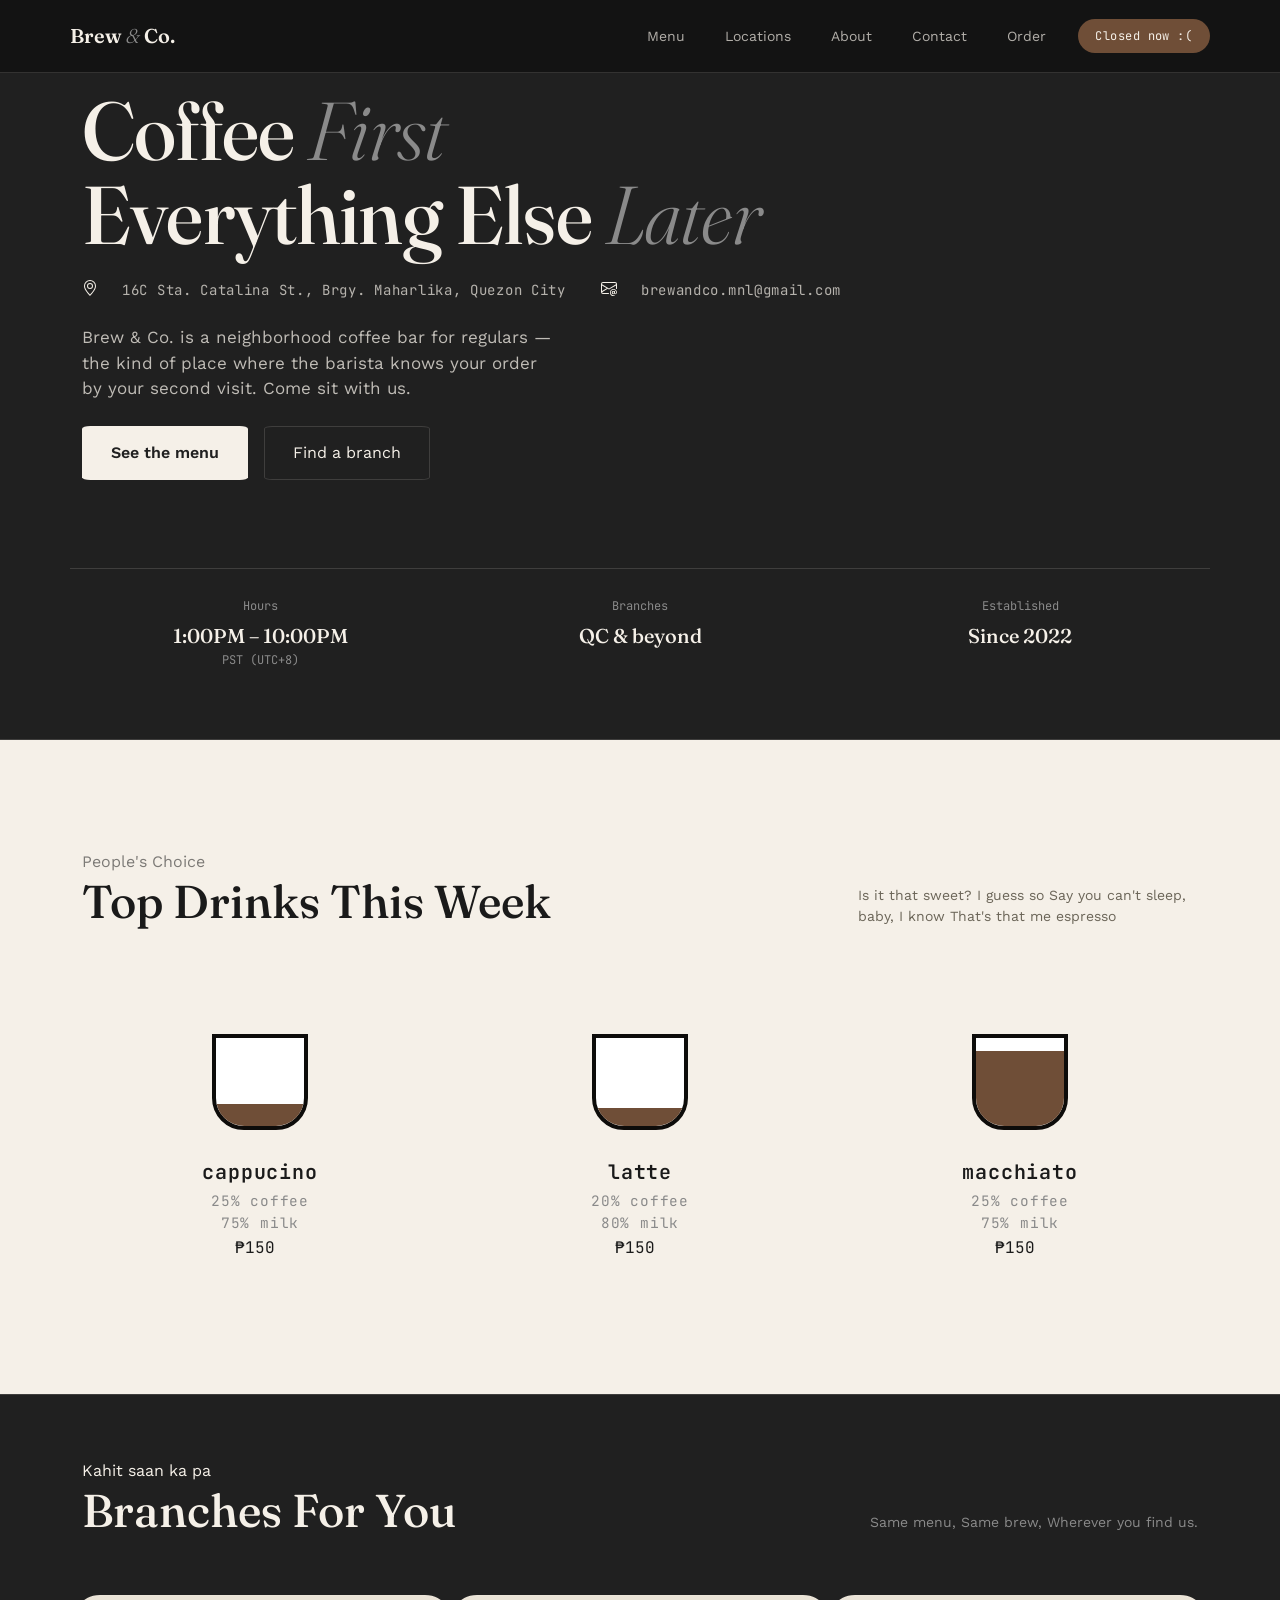
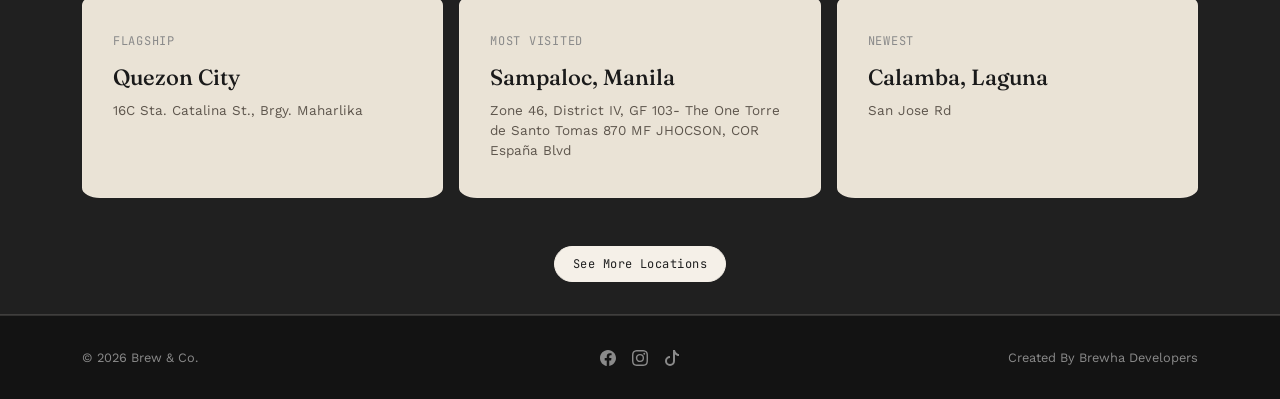
<file: index.html>
<!DOCTYPE html>
<html lang="en">
<head>
<meta name="viewport" content="width=device-width, initial-scale=1.0">
<title>Home | Brew &amp; Co.</title>
<script src="https://cdnjs.cloudflare.com/ajax/libs/bootstrap/5.3.3/js/bootstrap.bundle.min.js"></script>
<link href="https://cdn.jsdelivr.net/npm/bootstrap@5.3.3/dist/css/bootstrap.min.css" rel="stylesheet">
<link rel="stylesheet" href="./css/style.css">
</head>
<body>

<header class="navbar-brew sticky-top">
  <nav class="navbar navbar-expand-lg container py-3">
    <a class="navbar-brand font-display fw-semibold" href="index.html" style="color:var(--off-white);">Brew <em style="font-style:italic; font-weight:300; color:var(--muted);">&amp;</em> Co.</a>
    <button class="navbar-toggler" type="button" data-bs-toggle="collapse" data-bs-target="#navMenu" aria-controls="navMenu" aria-expanded="false" aria-label="Toggle navigation">
      <span class="navbar-toggler-icon"></span>
    </button>
    <div class="collapse navbar-collapse justify-content-end" id="navMenu">
      <ul class="navbar-nav gap-lg-4 me-lg-4">
        <li class="nav-item"><a class="nav-link" href="./pages/menu.html">Menu</a></li>
        <li class="nav-item"><a class="nav-link" href="./pages/location.html">Locations</a></li>
        <li class="nav-item"><a class="nav-link" href="./pages/about.html">About</a></li>
        <li class="nav-item"><a class="nav-link" href="./pages/contact.html">Contact</a></li>
        <li class="nav-item"><a class="nav-link" href="./pages/order.html">Order</a></li>
      </ul>
      <div class="btn btn-outline-cream mt-3 mt-lg-0" id="openStatus">We're Open</div> <!--create creative hover animation-->
    </div>
  </nav>
</header>

<section class="hero-section">
  <div class="container ">
    <h1 class="hero-heading font-display">Coffee <em>First</em><br> Everything Else <em>Later</em></h1>
    <div class="hero-details d-flex flex-column flex-lg-row gap-4 align-items-start">
     <div class="d-flex flex-row gap-4">
    <svg xmlns="http://www.w3.org/2000/svg" width="16" height="16" fill="currentColor" class="bi bi-geo-alt" viewBox="0 0 16 16">
  <path d="M12.166 8.94c-.524 1.062-1.234 2.12-1.96 3.07A32 32 0 0 1 8 14.58a32 32 0 0 1-2.206-2.57c-.726-.95-1.436-2.008-1.96-3.07C3.304 7.867 3 6.862 3 6a5 5 0 0 1 10 0c0 .862-.305 1.867-.834 2.94M8 16s6-5.686 6-10A6 6 0 0 0 2 6c0 4.314 6 10 6 10"/>
  <path d="M8 8a2 2 0 1 1 0-4 2 2 0 0 1 0 4m0 1a3 3 0 1 0 0-6 3 3 0 0 0 0 6"/>
</svg><span class="hero-details-text"> 16C Sta. Catalina St., Brgy. Maharlika, Quezon City</span> </div> 
 <div class="d-flex flex-row gap-4">
   <svg xmlns="http://www.w3.org/2000/svg" width="16" height="16" fill="currentColor" class="bi bi-envelope-at" viewBox="0 0 16 16">
  <path d="M2 2a2 2 0 0 0-2 2v8.01A2 2 0 0 0 2 14h5.5a.5.5 0 0 0 0-1H2a1 1 0 0 1-.966-.741l5.64-3.471L8 9.583l7-4.2V8.5a.5.5 0 0 0 1 0V4a2 2 0 0 0-2-2zm3.708 6.208L1 11.105V5.383zM1 4.217V4a1 1 0 0 1 1-1h12a1 1 0 0 1 1 1v.217l-7 4.2z"/>
  <path d="M14.247 14.269c1.01 0 1.587-.857 1.587-2.025v-.21C15.834 10.43 14.64 9 12.52 9h-.035C10.42 9 9 10.36 9 12.432v.214C9 14.82 10.438 16 12.358 16h.044c.594 0 1.018-.074 1.237-.175v-.73c-.245.11-.673.18-1.18.18h-.044c-1.334 0-2.571-.788-2.571-2.655v-.157c0-1.657 1.058-2.724 2.64-2.724h.04c1.535 0 2.484 1.05 2.484 2.326v.118c0 .975-.324 1.39-.639 1.39-.232 0-.41-.148-.41-.42v-2.19h-.906v.569h-.03c-.084-.298-.368-.63-.954-.63-.778 0-1.259.555-1.259 1.4v.528c0 .892.49 1.434 1.26 1.434.471 0 .896-.227 1.014-.643h.043c.118.42.617.648 1.12.648m-2.453-1.588v-.227c0-.546.227-.791.573-.791.297 0 .572.192.572.708v.367c0 .573-.253.744-.564.744-.354 0-.581-.215-.581-.8Z"/>
</svg> <span class="hero-details-text"> brewandco.mnl@gmail.com</span></div></div>

    <p class="mt-4 mb-0" style="max-width:480px; font-size:17px; color:var(--off-white); opacity:.75;">Brew &amp; Co. is a neighborhood coffee bar for regulars — the kind of place where the barista knows your order by your second visit. Come sit with us.</p>
    <div class="d-flex gap-3 mt-4 flex-column flex-md-row">
      <a href="./pages/menu.html" class="btn btn-cream" id="btn-CTA">See the menu</a>
      <a href="./pages/location.html" class="btn btn-outline-line " id="btn-SCTA">Find a branch</a>
    </div>
    <div class="row hero-meta gx-4 text-center">
      <div class="col-4"><span>Hours</span><strong class="font-display">1:00PM – 10:00PM</strong>  <span class="font-mono">PST (UTC+8)</span></div>
      <div class="col-4"><span>Branches</span><strong class="font-display">QC &amp; beyond</strong></div>
      <div class="col-4"><span>Established</span><strong class="font-display">Since 2022</strong></div>
    </div>
  </div>
</section>

<section class="topDrinks-section reveal" id="topDrinks">
  <div class="container">
    <div class="eyebrow">People's Choice</div>
    <div class="d-flex flex-wrap justify-content-between align-items-center gap-3 mb-5">
      <h2 class="font-display fw-medium" style="font-size:clamp(30px,4vw,46px);">Top Drinks This Week</h2>
      <p class="mb-0" style="max-width:340px; font-size:14px; color:#6b6558;">Is it that sweet? I guess so
Say you can't sleep, baby, I know
That's that me espresso</p>
    </div>
  </div>
  
<section class="coffee-bar d-flex flex-column flex-md-row justify-content-evenly align-items-center flex-wrap w-100 py-4">
  <div class="coffee-wrapper">
    <div class="coffee-cup cappuccino">
  <div class="milk"></div>
    <div class="coffee"></div>
</div>
    <div class="coffee-text">cappucino</div>
    <div class="coffee-description">25% coffee<br>75% milk</div>
    <div class="coffee-price">₱150</div>
  </div>



<div class="coffee-wrapper">
<div class="coffee-cup latte">
  <div class="milk"></div>
    <div class="coffee"></div>
</div>
 <div class="coffee-text">latte</div>
     <div class="coffee-description">20% coffee<br>80% milk</div>
    <div class="coffee-price">₱150</div>
</div>

<div class="coffee-wrapper">
 <div class="coffee-cup macchiato">
  <div class="milk"></div>
    <div class="coffee"></div>
</div>
 <div class="coffee-text">macchiato</div>
     <div class="coffee-description">25% coffee<br>75% milk</div>
    <div class="coffee-price">₱150</div>
</div>
</section>
</section>


<section class="locations-section reveal" id="locations">
  <div class="container">
    <div class="eyebrow">Kahit saan ka pa</div>
    <div class="d-flex flex-wrap justify-content-between align-items-baseline gap-3 mb-5 reveal">
      <h2 class="font-display fw-medium" style="font-size:clamp(30px,4vw,46px);"> Branches For You</h2>
      <p class="mb-0 text-muted-custom" style="max-width:340px; font-size:14px;">Same menu, Same brew, Wherever you find us.</p>
    </div>
    <div class="row g-3">
      <div class="col-md-4"><div class="loc-card"><div class="tag">FLAGSHIP</div><h4 class="font-display">Quezon City</h4><p>16C Sta. Catalina St., Brgy. Maharlika</p></div></div>
      <div class="col-md-4"><div class="loc-card"><div class="tag">MOST VISITED</div><h4 class="font-display">Sampaloc, Manila</h4><p>Zone 46, District IV, GF 103- The One Torre de Santo Tomas 870 MF JHOCSON, COR España Blvd</p></div></div>
      <div class="col-md-4"><div class="loc-card"><div class="tag">NEWEST</div><h4 class="font-display">Calamba, Laguna</h4><p>San Jose Rd</p></div></div>
    </div> 
    <div class="text-center mt-5 reveal">
      <a href="./pages/location.html" class="btn btn-outline-cream">See More Locations</a>
    </div> 
  </div> 
</section>


<footer class="site-footer">
  <div class="container d-flex flex-wrap justify-content-between gap-2">

        <div class="col text-start">
    <span>© 2026 Brew &amp; Co.</span>
    </div>
  <div class="col-auto">
    
    <span class = "socmed d-flex gap-3 px-2 justify-content-center align-items-center">
      <a href="https://www.facebook.com/brewandco.mnl" target="_blank" style="text-decoration: none; color: inherit"><svg xmlns="http://www.w3.org/2000/svg" width="16" height="16" fill="currentColor" class="bi bi-facebook" viewBox="0 0 16 16">
        <path d="M16 8.049c0-4.446-3.582-8.05-8-8.05C3.58 0-.002 3.603-.002 8.05c0 4.017 2.926 7.347 6.75 7.951v-5.625h-2.03V8.05H6.75V6.275c0-2.017 1.195-3.131 3.022-3.131.876 0 1.791.157 1.791.157v1.98h-1.009c-.993 0-1.303.621-1.303 1.258v1.51h2.218l-.354 2.326H9.25V16c3.824-.604 6.75-3.934 6.75-7.951"/>
      </svg></a>
      <a href="https://www.instagram.com/brewandco.mnl" target="_blank" style="text-decoration: none; color: inherit">
        <svg xmlns="http://www.w3.org/2000/svg" width="16" height="16" fill="currentColor" class="bi bi-instagram" viewBox="0 0 16 16">
      <path d="M8 0C5.829 0 5.556.01 4.703.048 3.85.088 3.269.222 2.76.42a3.9 3.9 0 0 0-1.417.923A3.9 3.9 0 0 0 .42 2.76C.222 3.268.087 3.85.048 4.7.01 5.555 0 5.827 0 8.001c0 2.172.01 2.444.048 3.297.04.852.174 1.433.372 1.942.205.526.478.972.923 1.417.444.445.89.719 1.416.923.51.198 1.09.333 1.942.372C5.555 15.99 5.827 16 8 16s2.444-.01 3.298-.048c.851-.04 1.434-.174 1.943-.372a3.9 3.9 0 0 0 1.416-.923c.445-.445.718-.891.923-1.417.197-.509.332-1.09.372-1.942C15.99 10.445 16 10.173 16 8s-.01-2.445-.048-3.299c-.04-.851-.175-1.433-.372-1.941a3.9 3.9 0 0 0-.923-1.417A3.9 3.9 0 0 0 13.24.42c-.51-.198-1.092-.333-1.943-.372C10.443.01 10.172 0 7.998 0zm-.717 1.442h.718c2.136 0 2.389.007 3.232.046.78.035 1.204.166 1.486.275.373.145.64.319.92.599s.453.546.598.92c.11.281.24.705.275 1.485.039.843.047 1.096.047 3.231s-.008 2.389-.047 3.232c-.035.78-.166 1.203-.275 1.485a2.5 2.5 0 0 1-.599.919c-.28.28-.546.453-.92.598-.28.11-.704.24-1.485.276-.843.038-1.096.047-3.232.047s-2.39-.009-3.233-.047c-.78-.036-1.203-.166-1.485-.276a2.5 2.5 0 0 1-.92-.598 2.5 2.5 0 0 1-.6-.92c-.109-.281-.24-.705-.275-1.485-.038-.843-.046-1.096-.046-3.233s.008-2.388.046-3.231c.036-.78.166-1.204.276-1.486.145-.373.319-.64.599-.92s.546-.453.92-.598c.282-.11.705-.24 1.485-.276.738-.034 1.024-.044 2.515-.045zm4.988 1.328a.96.96 0 1 0 0 1.92.96.96 0 0 0 0-1.92m-4.27 1.122a4.109 4.109 0 1 0 0 8.217 4.109 4.109 0 0 0 0-8.217m0 1.441a2.667 2.667 0 1 1 0 5.334 2.667 2.667 0 0 1 0-5.334"/>
      </svg></a>
      <a href="https://www.tiktok.com/@brewandco.mnl" target="_blank" style="text-decoration: none; color: inherit">
        <svg xmlns="http://www.w3.org/2000/svg" width="16" height="16" fill="currentColor" class="bi bi-tiktok" viewBox="0 0 16 16">
      <path d="M9 0h1.98c.144.715.54 1.617 1.235 2.512C12.895 3.389 13.797 4 15 4v2c-1.753 0-3.07-.814-4-1.829V11a5 5 0 1 1-5-5v2a3 3 0 1 0 3 3z"/>
      </svg></a>
    </span>
  </div>
        <div class="col text-end">
    <span>Created&nbsp;By Brewha&nbsp;Developers</span>
    </div>
  </div>
</footer>

<script src = "./js/index.js"></script>


</body>
</html>
</file>
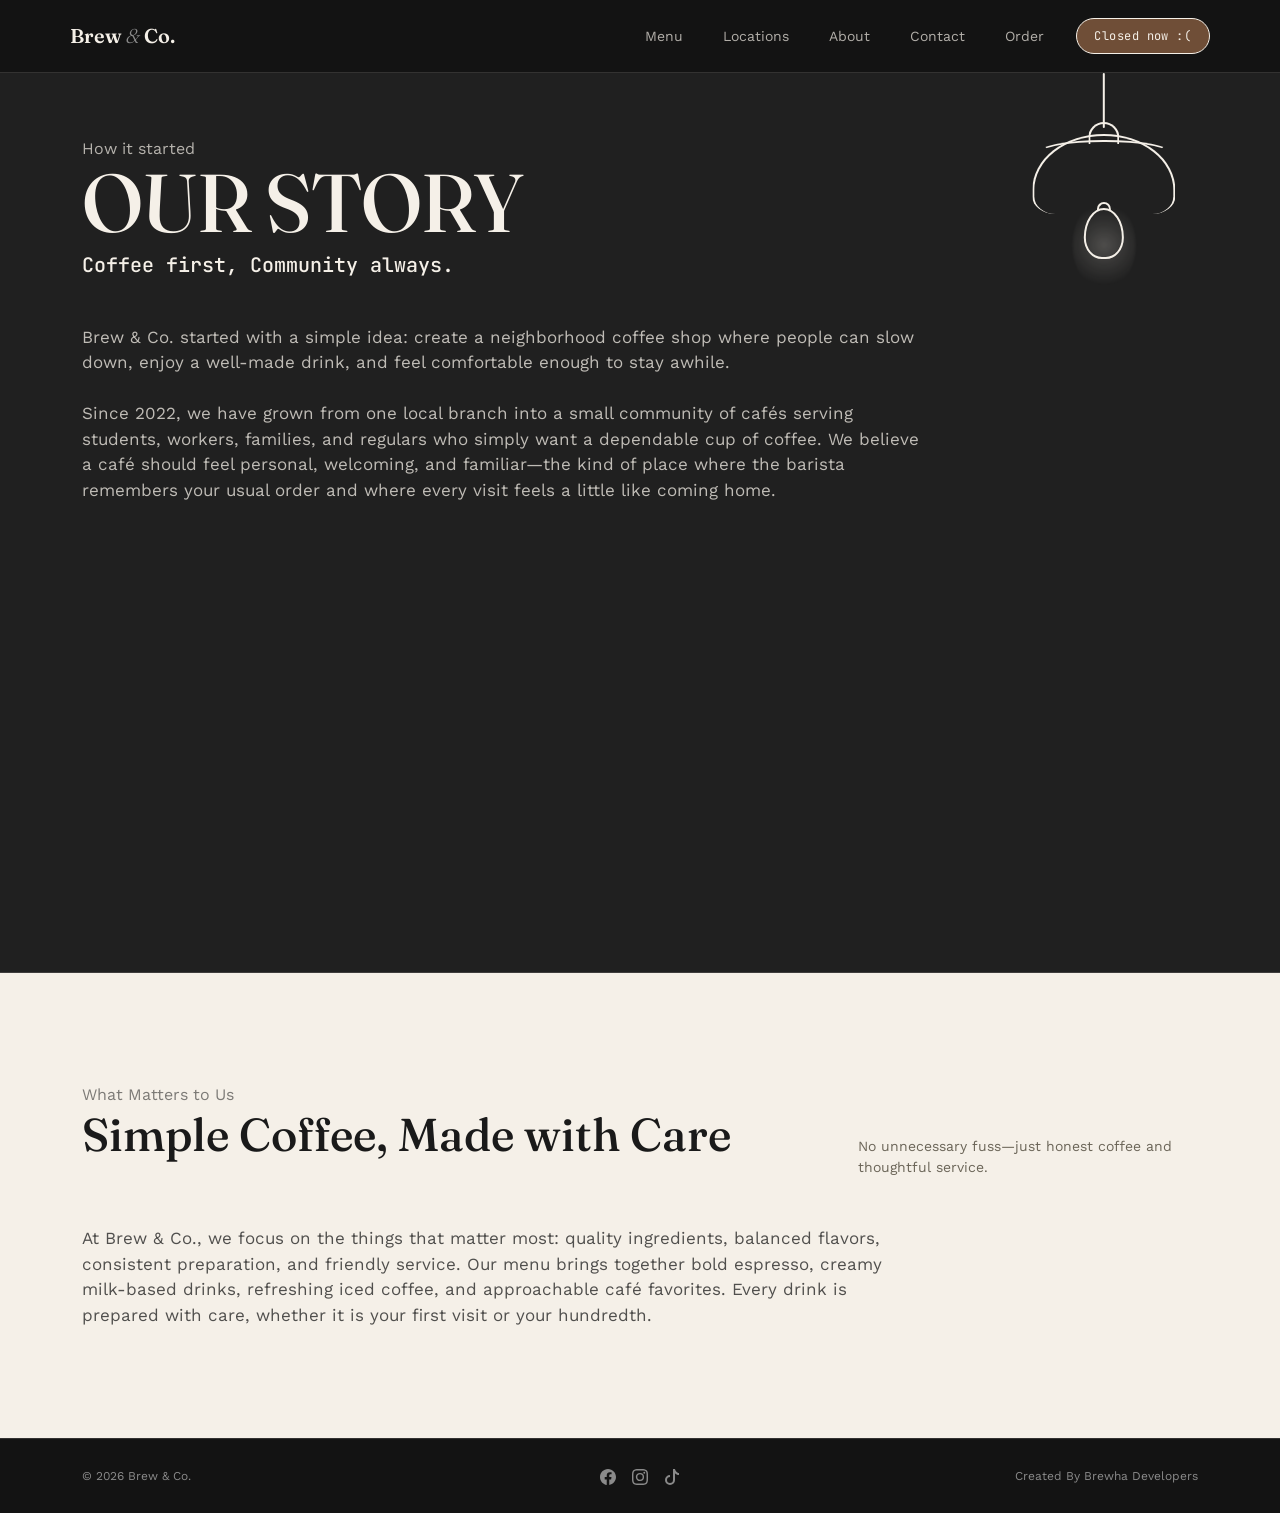
<file: about.html>
<!DOCTYPE html>
<html lang="en">
<head>
<meta name="viewport" content="width=device-width, initial-scale=1.0">
<title>Brew &amp; Co.</title>
<script src="https://cdnjs.cloudflare.com/ajax/libs/bootstrap/5.3.3/js/bootstrap.bundle.min.js"></script>
<link href="https://cdn.jsdelivr.net/npm/bootstrap@5.3.3/dist/css/bootstrap.min.css" rel="stylesheet">
<link rel="stylesheet" href="style.css">
<style>
.brew-pendant{
    position: relative;
    width: clamp(8rem,18vw,14rem);
    height: clamp(12rem,24vw,20rem);
    margin:0 auto;
}

/* Wire */
.brew-pendant .brew-wire{
    position:absolute;
    top:0;
    left:50%;
    width:.15rem;
    height:18%;
    transform:translateX(-50%);
    background:#F5F0E8;
    border-radius:999px;
}

/* Socket */
.brew-pendant .brew-cap{
    position:absolute;
    top:16%;
    left:50%;
    width:14%;
    height:7%;
    transform:translateX(-50%);
    border:.15rem solid #F5F0E8;
    border-bottom:none;
    border-radius:999px 999px 0 0;
    box-sizing:border-box;
}

/* Shade */
.brew-pendant .brew-shade{
    position:absolute;
    top:20%;
    left:50%;
    width:64%;
    height:26%;
    transform:translateX(-50%);
    border:.18rem solid #F5F0E8;
    border-bottom:none;
    border-radius:50% 50% 16% 16% / 70% 70% 22% 22%;
    box-sizing:border-box;
}

.brew-pendant .brew-shade::before{
    content:"";
    position:absolute;
    inset:.22rem .22rem auto .22rem;
    height:34%;
    border-top:.14rem solid #F5F0E8;
    border-left:.14rem solid transparent;
    border-right:.14rem solid transparent;
    border-radius:50%;
}

/* Bulb */
.brew-pendant .brew-bulb{
    position:absolute;
    top:44%;
    left:50%;
    width:18%;
    aspect-ratio:1 / 1.25;
    transform:translateX(-50%);
    border:.16rem solid #F5F0E8;
    border-radius:50% 50% 45% 45% / 58% 58% 42% 42%;
    box-sizing:border-box;
}

.brew-pendant .brew-bulb::before{
    content:"";
    position:absolute;
    top:-18%;
    left:50%;
    width:38%;
    height:18%;
    transform:translateX(-50%);
    border:.14rem solid #F5F0E8;
    border-bottom:none;
    border-radius:999px 999px 0 0;
}

/* Glow */
.brew-pendant .brew-glow{
    position:absolute;
    top:41%;
    left:50%;
    width:28%;
    height:30%;
    transform:translateX(-50%);
    background:radial-gradient(circle,
        rgba(245,240,232,.22) 0%,
        rgba(245,240,232,.10) 35%,
        rgba(245,240,232,0) 72%);
    border-radius:50%;
    filter:blur(.08rem);
    pointer-events:none;
}
.hero-section{
    position:relative;
    overflow:hidden;
}

.brew-pendant{
    position:absolute;
    top:0;
    right:5%;
}

@media  (max-width:576px) {
    .brew-pendant{
        right: 2%;
    }
    
}
@media(min-width:578px) and (max-width: 992px) {
    #aboutSection{
        min-height: 50vh !important; 
         height: auto !important;
    }
    
}
</style>
</head>
<body>

<header class="navbar-brew sticky-top">
  <nav class="navbar navbar-expand-lg container py-3">
    <a class="navbar-brand font-display fw-semibold" href="index.html" style="color:var(--off-white);">Brew <em style="font-style:italic; font-weight:300; color:var(--muted);">&amp;</em> Co.</a>
    <button class="navbar-toggler" type="button" data-bs-toggle="collapse" data-bs-target="#navMenu" aria-controls="navMenu" aria-expanded="false" aria-label="Toggle navigation">
      <span class="navbar-toggler-icon"></span>
    </button>
    <div class="collapse navbar-collapse justify-content-end" id="navMenu">
      <ul class="navbar-nav gap-lg-4 me-lg-4">
        <li class="nav-item"><a class="nav-link" href="menu.html">Menu</a></li>
        <li class="nav-item"><a class="nav-link" href="location.html">Locations</a></li>
        <li class="nav-item"><a class="nav-link" href="about.html">About</a></li>
        <li class="nav-item"><a class="nav-link" href="contact.html">Contact</a></li>
        <li class="nav-item"><a class="nav-link" href="order.html">Order</a></li>
      </ul>
      <div class="btn btn-outline-cream mt-3 mt-lg-0" id="openStatus">We're Open</div> <!--create creative hover animation-->
    </div>
  </nav>
</header>
<main>
    <section class="hero-section" id="aboutSection"style="min-height: 100vh;">
  <div class="container ">
 <div class="brew-pendant">
    <div class="brew-wire"></div>
    <div class="brew-cap"></div>
    <div class="brew-shade"></div>
    <div class="brew-bulb"></div>
    <div class="brew-glow"></div>
</div>
<div class="eyebrow mt-5" style="opacity: 0.7;">How it started</div>
    <h1 class="hero-heading font-display">OUR STORY</h1>
    <h5 class="hero-details font-mono mt-1 mb-5">Coffee&nbsp;first,<br class="d-md-none"> Community&nbsp;always.</h5>
    <p class="mt-4 mb-0" style="max-width:66vw; font-size:17px; color:var(--off-white); opacity:.75;">Brew & Co. started with a simple idea: create a neighborhood coffee shop where people can slow down, enjoy a well-made drink, and feel comfortable enough to stay awhile.

<br><br> Since 2022, we have grown from one local branch into a small community of cafés serving students, workers, families, and regulars who simply want a dependable cup of coffee. We believe a café should feel personal, welcoming, and familiar—the kind of place where the barista remembers your usual order and where every visit feels a little like coming home.</p>
  </div></p>
</section>

<section class="topDrinks-section reveal" id="topDrinks">
  <div class="container">
    <div class="eyebrow">What Matters to Us</div>
    <div class="d-flex flex-wrap justify-content-between align-items-baseline gap-3 mb-5">
      <h2 class="font-display fw-medium" style="font-size:clamp(30px,4vw,46px);">Simple Coffee,<br class="d-md-none"> Made with Care</h2>
      <p class="mb-0" style="max-width:340px; font-size:14px; color:#6b6558;">No unnecessary fuss—just honest coffee and thoughtful service.</p>
    </div>
    <p class="mt-4 mb-0" style="max-width:66vw; font-size:17px; color:var(--ink); opacity:.75;">At Brew & Co., we focus on the things that matter most: quality ingredients, balanced flavors, consistent preparation, and friendly service.
        Our menu brings together bold espresso, creamy milk-based drinks, refreshing iced coffee, and approachable café favorites. Every drink is prepared with care, whether it is your first visit or your hundredth.</p>
  </div>
  



  

</section>
</section>
</main>
<footer class="site-footer">
  <div class="container d-flex flex-wrap justify-content-between gap-2">

        <div class="col text-start">
    <span>© 2026 Brew &amp; Co.</span>
    </div>
  <div class="col-auto">
    
    <span class = "socmed d-flex gap-3 px-2 justify-content-center align-items-center">
      <a href="https://www.facebook.com/brewandco.mnl" target="_blank" style="text-decoration: none; color: inherit"><svg xmlns="http://www.w3.org/2000/svg" width="16" height="16" fill="currentColor" class="bi bi-facebook" viewBox="0 0 16 16">
        <path d="M16 8.049c0-4.446-3.582-8.05-8-8.05C3.58 0-.002 3.603-.002 8.05c0 4.017 2.926 7.347 6.75 7.951v-5.625h-2.03V8.05H6.75V6.275c0-2.017 1.195-3.131 3.022-3.131.876 0 1.791.157 1.791.157v1.98h-1.009c-.993 0-1.303.621-1.303 1.258v1.51h2.218l-.354 2.326H9.25V16c3.824-.604 6.75-3.934 6.75-7.951"/>
      </svg></a>
      <a href="https://www.instagram.com/brewandco.mnl" target="_blank" style="text-decoration: none; color: inherit">
        <svg xmlns="http://www.w3.org/2000/svg" width="16" height="16" fill="currentColor" class="bi bi-instagram" viewBox="0 0 16 16">
      <path d="M8 0C5.829 0 5.556.01 4.703.048 3.85.088 3.269.222 2.76.42a3.9 3.9 0 0 0-1.417.923A3.9 3.9 0 0 0 .42 2.76C.222 3.268.087 3.85.048 4.7.01 5.555 0 5.827 0 8.001c0 2.172.01 2.444.048 3.297.04.852.174 1.433.372 1.942.205.526.478.972.923 1.417.444.445.89.719 1.416.923.51.198 1.09.333 1.942.372C5.555 15.99 5.827 16 8 16s2.444-.01 3.298-.048c.851-.04 1.434-.174 1.943-.372a3.9 3.9 0 0 0 1.416-.923c.445-.445.718-.891.923-1.417.197-.509.332-1.09.372-1.942C15.99 10.445 16 10.173 16 8s-.01-2.445-.048-3.299c-.04-.851-.175-1.433-.372-1.941a3.9 3.9 0 0 0-.923-1.417A3.9 3.9 0 0 0 13.24.42c-.51-.198-1.092-.333-1.943-.372C10.443.01 10.172 0 7.998 0zm-.717 1.442h.718c2.136 0 2.389.007 3.232.046.78.035 1.204.166 1.486.275.373.145.64.319.92.599s.453.546.598.92c.11.281.24.705.275 1.485.039.843.047 1.096.047 3.231s-.008 2.389-.047 3.232c-.035.78-.166 1.203-.275 1.485a2.5 2.5 0 0 1-.599.919c-.28.28-.546.453-.92.598-.28.11-.704.24-1.485.276-.843.038-1.096.047-3.232.047s-2.39-.009-3.233-.047c-.78-.036-1.203-.166-1.485-.276a2.5 2.5 0 0 1-.92-.598 2.5 2.5 0 0 1-.6-.92c-.109-.281-.24-.705-.275-1.485-.038-.843-.046-1.096-.046-3.233s.008-2.388.046-3.231c.036-.78.166-1.204.276-1.486.145-.373.319-.64.599-.92s.546-.453.92-.598c.282-.11.705-.24 1.485-.276.738-.034 1.024-.044 2.515-.045zm4.988 1.328a.96.96 0 1 0 0 1.92.96.96 0 0 0 0-1.92m-4.27 1.122a4.109 4.109 0 1 0 0 8.217 4.109 4.109 0 0 0 0-8.217m0 1.441a2.667 2.667 0 1 1 0 5.334 2.667 2.667 0 0 1 0-5.334"/>
      </svg></a>
      <a href="https://www.tiktok.com/@brewandco.mnl" target="_blank" style="text-decoration: none; color: inherit">
        <svg xmlns="http://www.w3.org/2000/svg" width="16" height="16" fill="currentColor" class="bi bi-tiktok" viewBox="0 0 16 16">
      <path d="M9 0h1.98c.144.715.54 1.617 1.235 2.512C12.895 3.389 13.797 4 15 4v2c-1.753 0-3.07-.814-4-1.829V11a5 5 0 1 1-5-5v2a3 3 0 1 0 3 3z"/>
      </svg></a>
    </span>
  </div>
        <div class="col text-end">
    <span>Created&nbsp;By Brewha&nbsp;Developers</span>
    </div>
  </div>
</footer>

<script src = index.js></script>


</body>
</html>
</file>
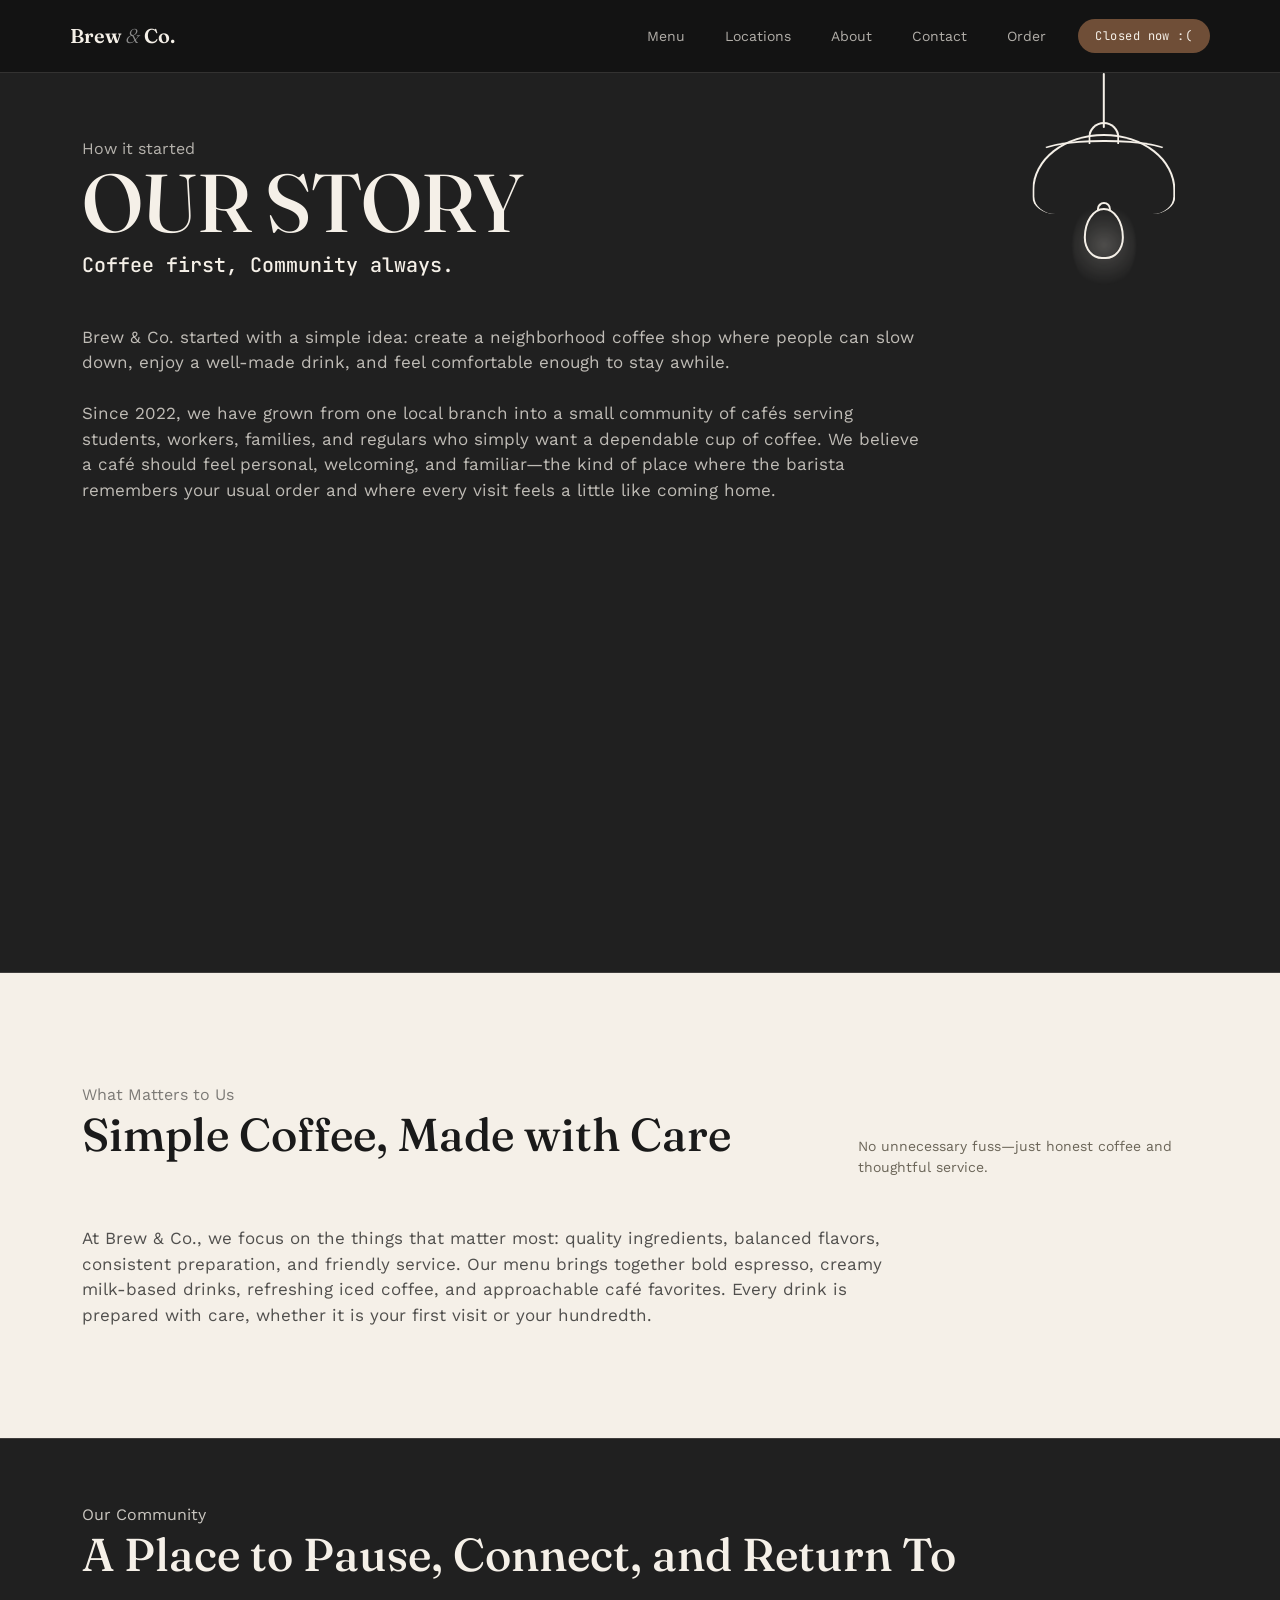
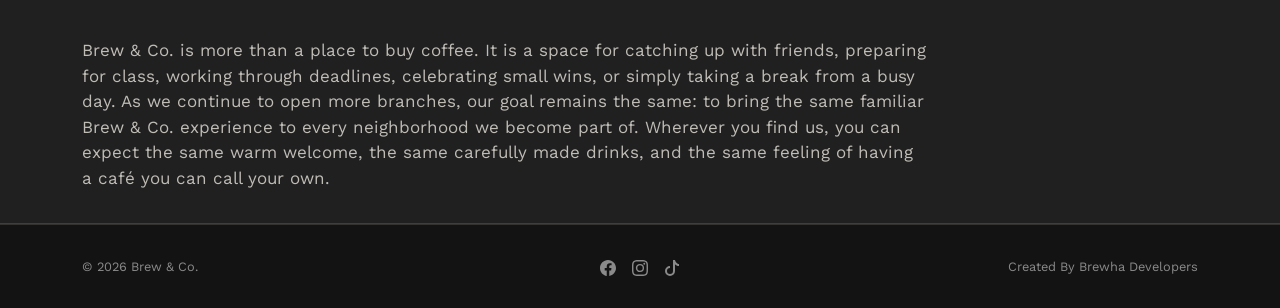
<file: pages/about.html>
<!DOCTYPE html>
<html lang="en">
<head>
<meta name="viewport" content="width=device-width, initial-scale=1.0">
<title>About | Brew &amp; Co.</title>
<script src="https://cdnjs.cloudflare.com/ajax/libs/bootstrap/5.3.3/js/bootstrap.bundle.min.js"></script>
<link href="https://cdn.jsdelivr.net/npm/bootstrap@5.3.3/dist/css/bootstrap.min.css" rel="stylesheet">
<link rel="stylesheet" href="../css/style.css">
<style>
.brew-pendant{
    position: relative;
    width: clamp(8rem,18vw,14rem);
    height: clamp(12rem,24vw,20rem);
    margin:0 auto;
}

/* Wire */
.brew-pendant .brew-wire{
    position:absolute;
    top:0;
    left:50%;
    width:.15rem;
    height:18%;
    transform:translateX(-50%);
    background:#F5F0E8;
    border-radius:999px;
}

/* Socket */
.brew-pendant .brew-cap{
    position:absolute;
    top:16%;
    left:50%;
    width:14%;
    height:7%;
    transform:translateX(-50%);
    border:.15rem solid #F5F0E8;
    border-bottom:none;
    border-radius:999px 999px 0 0;
    box-sizing:border-box;
}

/* Shade */
.brew-pendant .brew-shade{
    position:absolute;
    top:20%;
    left:50%;
    width:64%;
    height:26%;
    transform:translateX(-50%);
    border:.18rem solid #F5F0E8;
    border-bottom:none;
    border-radius:50% 50% 16% 16% / 70% 70% 22% 22%;
    box-sizing:border-box;
}

.brew-pendant .brew-shade::before{
    content:"";
    position:absolute;
    inset:.22rem .22rem auto .22rem;
    height:34%;
    border-top:.14rem solid #F5F0E8;
    border-left:.14rem solid transparent;
    border-right:.14rem solid transparent;
    border-radius:50%;
}

/* Bulb */
.brew-pendant .brew-bulb{
    position:absolute;
    top:44%;
    left:50%;
    width:18%;
    aspect-ratio:1 / 1.25;
    transform:translateX(-50%);
    border:.16rem solid #F5F0E8;
    border-radius:50% 50% 45% 45% / 58% 58% 42% 42%;
    box-sizing:border-box;
}
.brew-bulb:hover{
        background:radial-gradient(circle,
        rgba(255, 230, 180,.22) 0%,
        rgba(255, 230, 180,.10) 35%,
        rgba(255, 230, 180,0) 72%);
}
.brew-pendant .brew-bulb::before{
    content:"";
    position:absolute;
    top:-18%;
    left:50%;
    width:38%;
    height:18%;
    transform:translateX(-50%);
    border:.14rem solid #F5F0E8;
    border-bottom:none;
    border-radius:999px 999px 0 0;
}

/* Glow */
.brew-pendant .brew-glow{
    position:absolute;
    top:41%;
    left:50%;
    width:28%;
    height:30%;
    transform:translateX(-50%);
    background:radial-gradient(circle,
        rgba(245,240,232,.22) 0%,
        rgba(245,240,232,.10) 35%,
        rgba(245,240,232,0) 72%);
    border-radius:50%;
    filter:blur(.08rem);
    pointer-events:none;
}
.hero-section{
    position:relative;
    overflow:hidden;
}

.brew-pendant{
    position:absolute;
    top:0;
    right:5%;
}

@media  (max-width:576px) {
    .brew-pendant{
        right: 2%;
    }
    
}
@media(min-width:578px) and (max-width: 992px) {
    #aboutSection{
        min-height: 50vh !important; 
         height: auto !important;
    }
    
}
</style>
</head>
<body>

<header class="navbar-brew sticky-top">
  <nav class="navbar navbar-expand-lg container py-3">
    <a class="navbar-brand font-display fw-semibold" href="../index.html" style="color:var(--off-white);">Brew <em style="font-style:italic; font-weight:300; color:var(--muted);">&amp;</em> Co.</a>
    <button class="navbar-toggler" type="button" data-bs-toggle="collapse" data-bs-target="#navMenu" aria-controls="navMenu" aria-expanded="false" aria-label="Toggle navigation">
      <span class="navbar-toggler-icon"></span>
    </button>
    <div class="collapse navbar-collapse justify-content-end" id="navMenu">
      <ul class="navbar-nav gap-lg-4 me-lg-4">
        <li class="nav-item"><a class="nav-link" href="menu.html">Menu</a></li>
        <li class="nav-item"><a class="nav-link" href="location.html">Locations</a></li>
        <li class="nav-item"><a class="nav-link" href="about.html">About</a></li>
        <li class="nav-item"><a class="nav-link" href="contact.html">Contact</a></li>
        <li class="nav-item"><a class="nav-link" href="order.html">Order</a></li>
      </ul>
      <div class="btn btn-outline-cream mt-3 mt-lg-0" id="openStatus">We're Open</div> <!--create creative hover animation-->
    </div>
  </nav>
</header>
<main>
    <section class="hero-section" id="aboutSection"style="min-height: 100vh;">
  <div class="container ">
 <div class="brew-pendant">
    <div class="brew-wire"></div>
    <div class="brew-cap"></div>
    <div class="brew-shade"></div>
    <div class="brew-bulb"></div>
    <div class="brew-glow"></div>
</div>
<div class="eyebrow mt-5" style="opacity: 0.7;">How it started</div>
    <h1 class="hero-heading font-display">OUR STORY</h1>
    <h5 class="hero-details font-mono mt-1 mb-5 ">Coffee&nbsp;first,<br class="d-md-none"> Community&nbsp;always.</h5>
    <p class="mt-4 mb-0 align-tems-center" style="max-width:66vw; font-size:17px; color:var(--off-white); opacity:.75;">Brew & Co. started with a simple idea: create a neighborhood coffee shop where people can slow down, enjoy a well-made drink, and feel comfortable enough to stay awhile.

<br><br> Since 2022, we have grown from one local branch into a small community of cafés serving students, workers, families, and regulars who simply want a dependable cup of coffee. We believe a café should feel personal, welcoming, and familiar—the kind of place where the barista remembers your usual order and where every visit feels a little like coming home.</p>
  </div></p>
</section>

<section class="topDrinks-section reveal" id="topDrinks">
  <div class="container ">
    <div class="eyebrow">What Matters to Us</div>
    <div class="d-flex flex-wrap justify-content-between align-items-baseline gap-3 mb-5">
      <h2 class="font-display fw-medium" style="font-size:clamp(30px,4vw,46px);">Simple Coffee,<br class="d-md-none"> Made with Care</h2>
      <p class="mb-0" style="max-width:340px; font-size:14px; color:#6b6558;">No unnecessary fuss—just honest coffee and thoughtful service.</p>
    </div>
    <p class="mt-4 mb-0" style="max-width:66vw; font-size:17px; color:var(--ink); opacity:.75;">At Brew & Co., we focus on the things that matter most: quality ingredients, balanced flavors, consistent preparation, and friendly service.
        Our menu brings together bold espresso, creamy milk-based drinks, refreshing iced coffee, and approachable café favorites. Every drink is prepared with care, whether it is your first visit or your hundredth.</p>
  </div>
</section>
<section class="locations-section reveal" id="locations">
  <div class="container">
    <div class="eyebrow" style="opacity: .8;">Our Community</div>
    <div class="d-flex flex-wrap justify-content-between align-items-baseline gap-3 mb-5 reveal">
      <h2 class="font-display fw-medium" style="font-size:clamp(30px,4vw,46px);"> A Place to Pause, Connect, and Return To</h2>
    </div>
    <p class="mt-4 mb-0" style="max-width:66vw; font-size:17px; color:var(--off-white); opacity:.75;">
    Brew & Co. is more than a place to buy coffee. It is a space for catching up with friends, preparing for class, working through deadlines, celebrating small wins, or simply taking a break from a busy day.

As we continue to open more branches, our goal remains the same: to bring the same familiar Brew & Co. experience to every neighborhood we become part of.

Wherever you find us, you can expect the same warm welcome, the same carefully made drinks, and the same feeling of having a café you can call your own.
</p>
  </div> 
</section>
</section>
</main>
<footer class="site-footer">
  <div class="container d-flex flex-wrap justify-content-between gap-2">

        <div class="col text-start">
    <span>© 2026 Brew &amp; Co.</span>
    </div>
  <div class="col-auto">
    
    <span class = "socmed d-flex gap-3 px-2 justify-content-center align-items-center">
      <a href="https://www.facebook.com/brewandco.mnl" target="_blank" style="text-decoration: none; color: inherit"><svg xmlns="http://www.w3.org/2000/svg" width="16" height="16" fill="currentColor" class="bi bi-facebook" viewBox="0 0 16 16">
        <path d="M16 8.049c0-4.446-3.582-8.05-8-8.05C3.58 0-.002 3.603-.002 8.05c0 4.017 2.926 7.347 6.75 7.951v-5.625h-2.03V8.05H6.75V6.275c0-2.017 1.195-3.131 3.022-3.131.876 0 1.791.157 1.791.157v1.98h-1.009c-.993 0-1.303.621-1.303 1.258v1.51h2.218l-.354 2.326H9.25V16c3.824-.604 6.75-3.934 6.75-7.951"/>
      </svg></a>
      <a href="https://www.instagram.com/brewandco.mnl" target="_blank" style="text-decoration: none; color: inherit">
        <svg xmlns="http://www.w3.org/2000/svg" width="16" height="16" fill="currentColor" class="bi bi-instagram" viewBox="0 0 16 16">
      <path d="M8 0C5.829 0 5.556.01 4.703.048 3.85.088 3.269.222 2.76.42a3.9 3.9 0 0 0-1.417.923A3.9 3.9 0 0 0 .42 2.76C.222 3.268.087 3.85.048 4.7.01 5.555 0 5.827 0 8.001c0 2.172.01 2.444.048 3.297.04.852.174 1.433.372 1.942.205.526.478.972.923 1.417.444.445.89.719 1.416.923.51.198 1.09.333 1.942.372C5.555 15.99 5.827 16 8 16s2.444-.01 3.298-.048c.851-.04 1.434-.174 1.943-.372a3.9 3.9 0 0 0 1.416-.923c.445-.445.718-.891.923-1.417.197-.509.332-1.09.372-1.942C15.99 10.445 16 10.173 16 8s-.01-2.445-.048-3.299c-.04-.851-.175-1.433-.372-1.941a3.9 3.9 0 0 0-.923-1.417A3.9 3.9 0 0 0 13.24.42c-.51-.198-1.092-.333-1.943-.372C10.443.01 10.172 0 7.998 0zm-.717 1.442h.718c2.136 0 2.389.007 3.232.046.78.035 1.204.166 1.486.275.373.145.64.319.92.599s.453.546.598.92c.11.281.24.705.275 1.485.039.843.047 1.096.047 3.231s-.008 2.389-.047 3.232c-.035.78-.166 1.203-.275 1.485a2.5 2.5 0 0 1-.599.919c-.28.28-.546.453-.92.598-.28.11-.704.24-1.485.276-.843.038-1.096.047-3.232.047s-2.39-.009-3.233-.047c-.78-.036-1.203-.166-1.485-.276a2.5 2.5 0 0 1-.92-.598 2.5 2.5 0 0 1-.6-.92c-.109-.281-.24-.705-.275-1.485-.038-.843-.046-1.096-.046-3.233s.008-2.388.046-3.231c.036-.78.166-1.204.276-1.486.145-.373.319-.64.599-.92s.546-.453.92-.598c.282-.11.705-.24 1.485-.276.738-.034 1.024-.044 2.515-.045zm4.988 1.328a.96.96 0 1 0 0 1.92.96.96 0 0 0 0-1.92m-4.27 1.122a4.109 4.109 0 1 0 0 8.217 4.109 4.109 0 0 0 0-8.217m0 1.441a2.667 2.667 0 1 1 0 5.334 2.667 2.667 0 0 1 0-5.334"/>
      </svg></a>
      <a href="https://www.tiktok.com/@brewandco.mnl" target="_blank" style="text-decoration: none; color: inherit">
        <svg xmlns="http://www.w3.org/2000/svg" width="16" height="16" fill="currentColor" class="bi bi-tiktok" viewBox="0 0 16 16">
      <path d="M9 0h1.98c.144.715.54 1.617 1.235 2.512C12.895 3.389 13.797 4 15 4v2c-1.753 0-3.07-.814-4-1.829V11a5 5 0 1 1-5-5v2a3 3 0 1 0 3 3z"/>
      </svg></a>
    </span>
  </div>
        <div class="col text-end">
    <span>Created&nbsp;By Brewha&nbsp;Developers</span>
    </div>
  </div>
</footer>

<script src = "../js/index.js"></script>


</body>
</html>
</file>
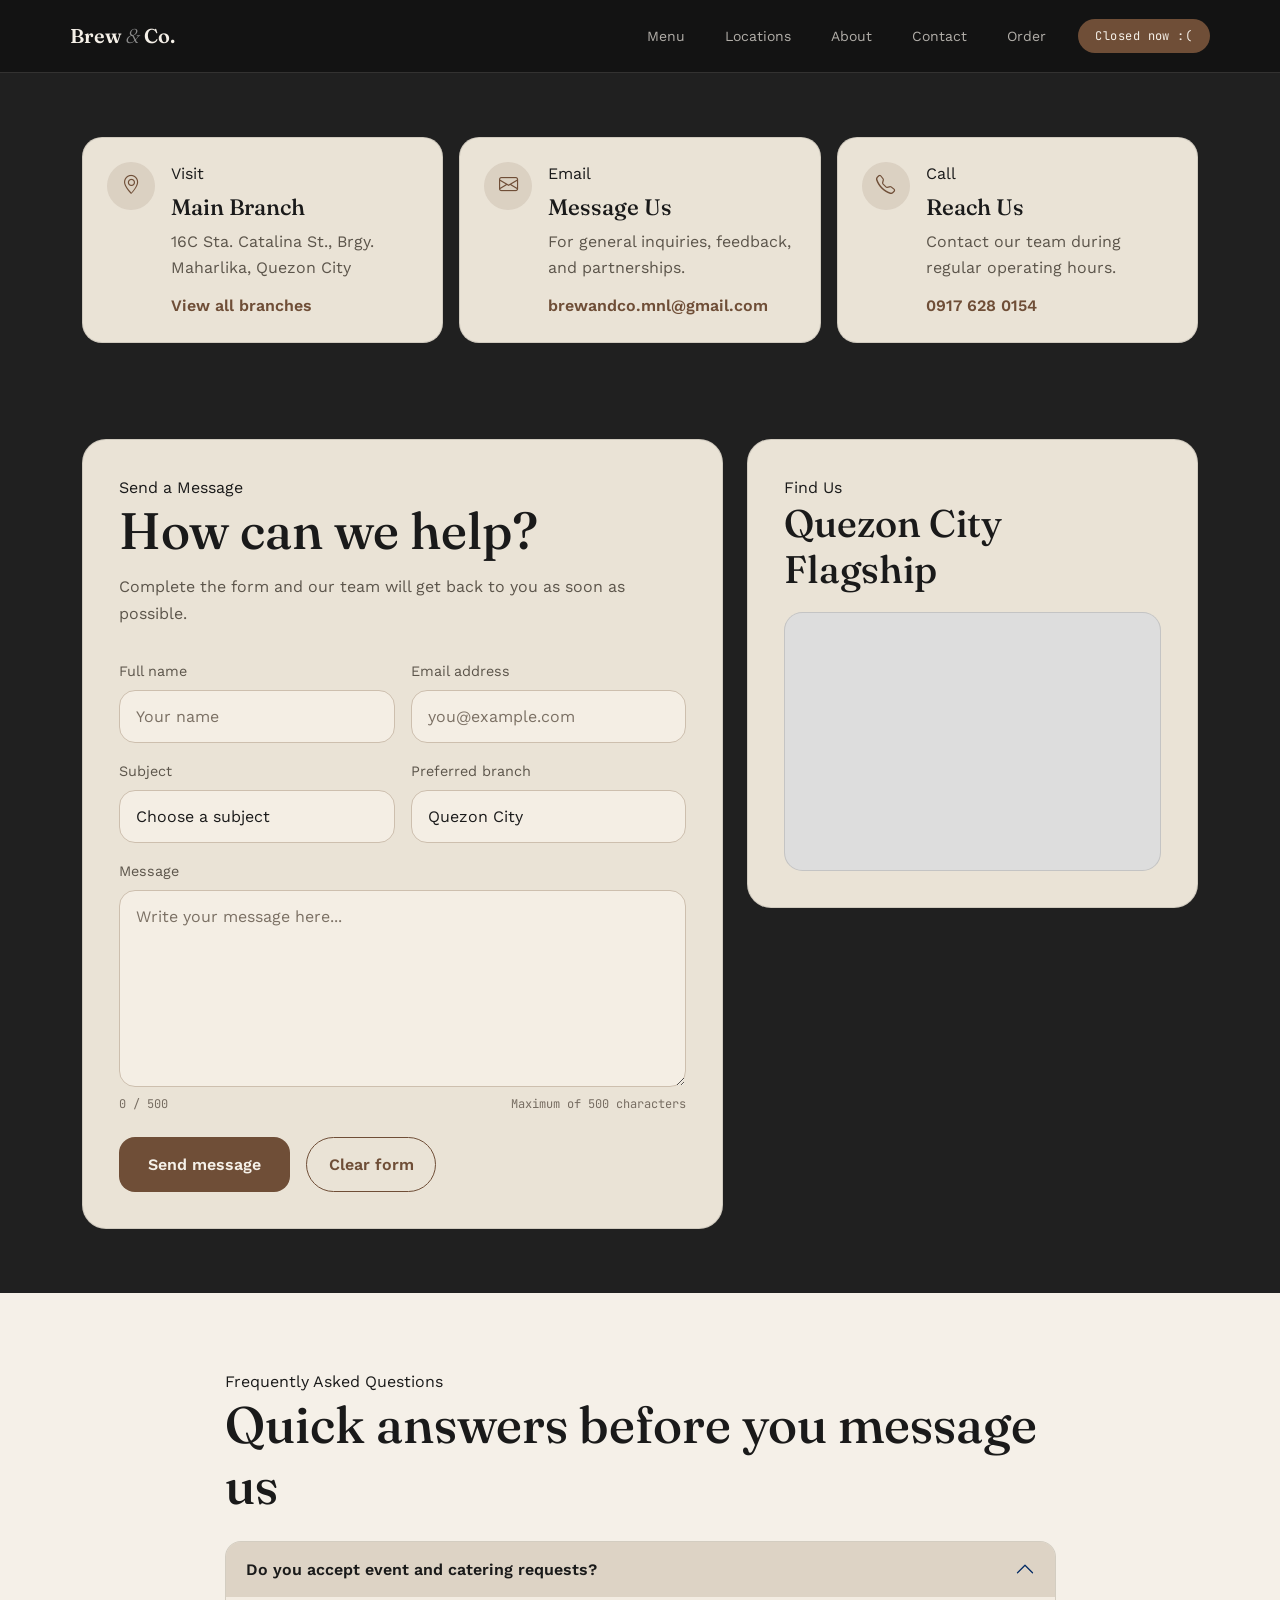
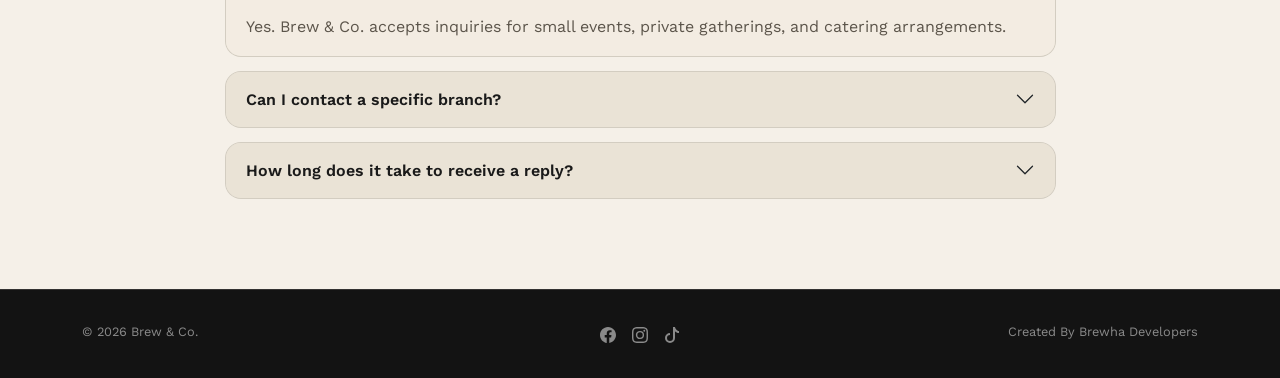
<file: pages/contact.html>
<!DOCTYPE html>
<html lang="en">
<head>
  <meta charset="UTF-8">
  <meta name="viewport" content="width=device-width, initial-scale=1.0">
  <title>Contact | Brew & Co.</title>
  <link href="https://cdn.jsdelivr.net/npm/bootstrap@5.3.3/dist/css/bootstrap.min.css" rel="stylesheet">
  <link href="https://cdn.jsdelivr.net/npm/bootstrap-icons@1.11.3/font/bootstrap-icons.min.css" rel="stylesheet">
  <link rel="stylesheet" href="../css/style.css">
  <link rel="stylesheet" href="../css/contact.css">
</head>
<body>
<header class="navbar-brew sticky-top">
  <nav class="navbar navbar-expand-lg container py-3">
    <a class="navbar-brand font-display fw-semibold" href="../index.html" style="color:var(--off-white);">Brew <em style="font-style:italic; font-weight:300; color:var(--muted);">&amp;</em> Co.</a>
    <button class="navbar-toggler" type="button" data-bs-toggle="collapse" data-bs-target="#navMenu" aria-controls="navMenu" aria-expanded="false" aria-label="Toggle navigation">
      <span class="navbar-toggler-icon"></span>
    </button>
    <div class="collapse navbar-collapse justify-content-end" id="navMenu">
      <ul class="navbar-nav gap-lg-4 me-lg-4">
        <li class="nav-item"><a class="nav-link" href="menu.html">Menu</a></li>
        <li class="nav-item"><a class="nav-link" href="location.html">Locations</a></li>
        <li class="nav-item"><a class="nav-link" href="about.html">About</a></li>
        <li class="nav-item"><a class="nav-link" href="contact.html">Contact</a></li>
        <li class="nav-item"><a class="nav-link" href="order.html">Order</a></li>
      </ul>
      <div href="#" class="btn btn-outline-cream mt-3 mt-lg-0" id="openStatus">We're Open</div> <!--create creative hover animation-->
    </div>
  </nav>
</header>

<main>
  <!-- Contact Information -->
  <section class="contact-info-section">
    <div class="container">

      <div class="row g-3">

        <div class="col-md-4">

          <div class="contact-info-card h-100">

            <div class="contact-info-icon">
              <i class="bi bi-geo-alt"></i>
            </div>

            <div>

              <div class="eyebrow mb-2">
                Visit
              </div>

              <h3 class="font-display">
                Main Branch
              </h3>

              <p>
                16C Sta. Catalina St.,
                Brgy. Maharlika, Quezon City
              </p>

              <a href="location.html">
                View all branches
              </a>

            </div>

          </div>

        </div>

        <div class="col-md-4">

          <div class="contact-info-card h-100">

            <div class="contact-info-icon">
              <i class="bi bi-envelope"></i>
            </div>

            <div>

              <div class="eyebrow mb-2">
                Email
              </div>

              <h3 class="font-display">
                Message Us
              </h3>

              <p>
                For general inquiries, feedback,
                and partnerships.
              </p>

              <a href="mailto:brewandco.mnl@gmail.com">
                brewandco.mnl@gmail.com
              </a>

            </div>

          </div>

        </div>

        <div class="col-md-4">

          <div class="contact-info-card h-100">

            <div class="contact-info-icon">
              <i class="bi bi-telephone"></i>
            </div>

            <div>

              <div class="eyebrow mb-2">
                Call
              </div>

              <h3 class="font-display">
                Reach Us
              </h3>

              <p>
                Contact our team during regular
                operating hours.
              </p>

              <a href="tel:+639176280154">
                0917 628 0154
              </a>

            </div>

          </div>

        </div>

      </div>

    </div>
  </section>

  <!-- Contact Form and Hours -->
  <section class="contact-main-section">
    <div class="container">

      <div class="row g-4 align-items-start">

        <div class="col-lg-7">

          <div class="contact-form-card" id="contactForm">

            <div class="eyebrow">
              Send a Message
            </div>

            <h2 class="font-display contact-section-title">
              How can we help?
            </h2>

            <p class="contact-section-copy">
              Complete the form and our team will get back to you
              as soon as possible.
            </p>

            <form id="messageForm" novalidate>

              <div class="row g-3">

                <div class="col-md-6">

                  <label
                    for="fullName"
                    class="form-label"
                  >
                    Full name
                  </label>

                  <input
                    type="text"
                    class="form-control"
                    id="fullName"
                    name="fullName"
                    placeholder="Your name"
                    required
                  >

                  <div class="invalid-feedback">
                    Please enter your name.
                  </div>

                </div>

                <div class="col-md-6">

                  <label
                    for="email"
                    class="form-label"
                  >
                    Email address
                  </label>

                  <input
                    type="email"
                    class="form-control"
                    id="email"
                    name="email"
                    placeholder="you@example.com"
                    required
                  >

                  <div class="invalid-feedback">
                    Please enter a valid email.
                  </div>

                </div>

                <div class="col-md-6">

                  <label
                    for="subject"
                    class="form-label"
                  >
                    Subject
                  </label>

                  <select
                    class="form-select"
                    id="subject"
                    name="subject"
                    required
                  >
                    <option value="" selected disabled>
                      Choose a subject
                    </option>

                    <option value="branch-inquiry">
                      Branch Inquiry
                    </option>

                    <option value="events">
                      Events or Catering
                    </option>

                    <option value="partnership">
                      Partnership
                    </option>

                    <option value="feedback">
                      Feedback
                    </option>

                    <option value="other">
                      Other
                    </option>
                  </select>

                  <div class="invalid-feedback">
                    Please select a subject.
                  </div>

                </div>

                <div class="col-md-6">

                  <label
                    for="branch"
                    class="form-label"
                  >
                    Preferred branch
                  </label>

                  <select
                    class="form-select"
                    id="branch"
                    name="branch"
                  >
                    <option value="quezon-city">
                      Quezon City
                    </option>

                    <option value="espana">
                      España
                    </option>

                    <option value="valenzuela">
                      Valenzuela
                    </option>

                    <option value="tondo">
                      Tondo
                    </option>

                    <option value="calamba">
                      Calamba
                    </option>
                  </select>

                </div>

                <div class="col-12">

                  <label
                    for="message"
                    class="form-label"
                  >
                    Message
                  </label>

                  <textarea
                    class="form-control"
                    id="message"
                    name="message"
                    rows="7"
                    maxlength="500"
                    placeholder="Write your message here..."
                    required
                  ></textarea>

                  <div class="d-flex justify-content-between mt-2">

                    <small id="charCount" class="char-count">
                      0 / 500
                    </small>

                    <small class="char-count">
                      Maximum of 500 characters
                    </small>

                  </div>

                  <div class="invalid-feedback">
                    Please enter your message.
                  </div>

                </div>

                <div class="col-12">

                  <div class="d-flex flex-column flex-sm-row gap-3 mt-2">

                    <button
                      type="submit"
                      class="btn btn-coffee"
                    >
                      Send message
                    </button>

                    <button
                      type="reset"
                      class="btn btn-outline-contact"
                    >
                      Clear form
                    </button>

                  </div>

                </div>

              </div>

            </form>

          </div>

        </div>

        <div class="col-lg-5">

          <div class="contact-map-card">

            <div class="eyebrow">
              Find Us
            </div>

            <h2 class="font-display">
              Quezon City Flagship
            </h2>

            <div class="contact-map-frame">

              <iframe
                title="Brew & Co. Quezon City Map"
                src="https://www.google.com/maps?q=16C%20Sta.%20Catalina%20St.%20Brgy.%20Maharlika%20Quezon%20City&output=embed"
                loading="lazy"
                referrerpolicy="no-referrer-when-downgrade"
              ></iframe>

            </div>

          </div>

        </div>

      </div>

    </div>
  </section>

  <!-- FAQ -->
  <section class="contact-faq-section">
    <div class="container">

      <div class="row justify-content-center">

        <div class="col-lg-9">

          <div class="eyebrow">
            Frequently Asked Questions
          </div>

          <h2 class="font-display contact-section-title">
            Quick answers before you message us
          </h2>

          <div
            class="accordion contact-accordion mt-4"
            id="contactFaq"
          >

            <div class="accordion-item">

              <h2 class="accordion-header">

                <button
                  class="accordion-button"
                  type="button"
                  data-bs-toggle="collapse"
                  data-bs-target="#faqOne"
                  aria-expanded="true"
                  aria-controls="faqOne"
                >
                  Do you accept event and catering requests?
                </button>

              </h2>

              <div
                id="faqOne"
                class="accordion-collapse collapse show"
                data-bs-parent="#contactFaq"
              >
                <div class="accordion-body">
                  Yes. Brew &amp; Co. accepts inquiries for small events,
                  private gatherings, and catering arrangements.
                </div>
              </div>

            </div>

            <div class="accordion-item">

              <h2 class="accordion-header">

                <button
                  class="accordion-button collapsed"
                  type="button"
                  data-bs-toggle="collapse"
                  data-bs-target="#faqTwo"
                  aria-expanded="false"
                  aria-controls="faqTwo"
                >
                  Can I contact a specific branch?
                </button>

              </h2>

              <div
                id="faqTwo"
                class="accordion-collapse collapse"
                data-bs-parent="#contactFaq"
              >
                <div class="accordion-body">
                  Yes. Select your preferred branch in the contact form
                  so your inquiry can be directed properly.
                </div>
              </div>

            </div>

            <div class="accordion-item">

              <h2 class="accordion-header">

                <button
                  class="accordion-button collapsed"
                  type="button"
                  data-bs-toggle="collapse"
                  data-bs-target="#faqThree"
                  aria-expanded="false"
                  aria-controls="faqThree"
                >
                  How long does it take to receive a reply?
                </button>

              </h2>

              <div
                id="faqThree"
                class="accordion-collapse collapse"
                data-bs-parent="#contactFaq"
              >
                <div class="accordion-body">
                  Most messages receive a response within one business day,
                  depending on the type of inquiry.
                </div>
              </div>

            </div>

          </div>

        </div>

      </div>

    </div>
  </section>

</main>

<footer class="site-footer">
  <div class="container d-flex flex-wrap justify-content-between gap-2">

        <div class="col text-start">
    <span>© 2026 Brew &amp; Co.</span>
    </div>
  <div class="col-auto">
    
    <span class = "socmed d-flex gap-3 px-2 justify-content-center align-items-center">
      <a href="https://www.facebook.com/brewandco.mnl" target="_blank" style="text-decoration: none; color: inherit"><svg xmlns="http://www.w3.org/2000/svg" width="16" height="16" fill="currentColor" class="bi bi-facebook" viewBox="0 0 16 16">
        <path d="M16 8.049c0-4.446-3.582-8.05-8-8.05C3.58 0-.002 3.603-.002 8.05c0 4.017 2.926 7.347 6.75 7.951v-5.625h-2.03V8.05H6.75V6.275c0-2.017 1.195-3.131 3.022-3.131.876 0 1.791.157 1.791.157v1.98h-1.009c-.993 0-1.303.621-1.303 1.258v1.51h2.218l-.354 2.326H9.25V16c3.824-.604 6.75-3.934 6.75-7.951"/>
      </svg></a>
      <a href="https://www.instagram.com/brewandco.mnl" target="_blank" style="text-decoration: none; color: inherit">
        <svg xmlns="http://www.w3.org/2000/svg" width="16" height="16" fill="currentColor" class="bi bi-instagram" viewBox="0 0 16 16">
      <path d="M8 0C5.829 0 5.556.01 4.703.048 3.85.088 3.269.222 2.76.42a3.9 3.9 0 0 0-1.417.923A3.9 3.9 0 0 0 .42 2.76C.222 3.268.087 3.85.048 4.7.01 5.555 0 5.827 0 8.001c0 2.172.01 2.444.048 3.297.04.852.174 1.433.372 1.942.205.526.478.972.923 1.417.444.445.89.719 1.416.923.51.198 1.09.333 1.942.372C5.555 15.99 5.827 16 8 16s2.444-.01 3.298-.048c.851-.04 1.434-.174 1.943-.372a3.9 3.9 0 0 0 1.416-.923c.445-.445.718-.891.923-1.417.197-.509.332-1.09.372-1.942C15.99 10.445 16 10.173 16 8s-.01-2.445-.048-3.299c-.04-.851-.175-1.433-.372-1.941a3.9 3.9 0 0 0-.923-1.417A3.9 3.9 0 0 0 13.24.42c-.51-.198-1.092-.333-1.943-.372C10.443.01 10.172 0 7.998 0zm-.717 1.442h.718c2.136 0 2.389.007 3.232.046.78.035 1.204.166 1.486.275.373.145.64.319.92.599s.453.546.598.92c.11.281.24.705.275 1.485.039.843.047 1.096.047 3.231s-.008 2.389-.047 3.232c-.035.78-.166 1.203-.275 1.485a2.5 2.5 0 0 1-.599.919c-.28.28-.546.453-.92.598-.28.11-.704.24-1.485.276-.843.038-1.096.047-3.232.047s-2.39-.009-3.233-.047c-.78-.036-1.203-.166-1.485-.276a2.5 2.5 0 0 1-.92-.598 2.5 2.5 0 0 1-.6-.92c-.109-.281-.24-.705-.275-1.485-.038-.843-.046-1.096-.046-3.233s.008-2.388.046-3.231c.036-.78.166-1.204.276-1.486.145-.373.319-.64.599-.92s.546-.453.92-.598c.282-.11.705-.24 1.485-.276.738-.034 1.024-.044 2.515-.045zm4.988 1.328a.96.96 0 1 0 0 1.92.96.96 0 0 0 0-1.92m-4.27 1.122a4.109 4.109 0 1 0 0 8.217 4.109 4.109 0 0 0 0-8.217m0 1.441a2.667 2.667 0 1 1 0 5.334 2.667 2.667 0 0 1 0-5.334"/>
      </svg></a>
      <a href="https://www.tiktok.com/@brewandco.mnl" target="_blank" style="text-decoration: none; color: inherit">
        <svg xmlns="http://www.w3.org/2000/svg" width="16" height="16" fill="currentColor" class="bi bi-tiktok" viewBox="0 0 16 16">
      <path d="M9 0h1.98c.144.715.54 1.617 1.235 2.512C12.895 3.389 13.797 4 15 4v2c-1.753 0-3.07-.814-4-1.829V11a5 5 0 1 1-5-5v2a3 3 0 1 0 3 3z"/>
      </svg></a>
    </span>
  </div>
        <div class="col text-end">
    <span>Created&nbsp;By Brewha&nbsp;Developers</span>
    </div>
  </div>
</footer>

<div
  class="contact-success-message"
  id="contactSuccess"
  role="status"
  aria-live="polite"
>
  <i class="bi bi-check-circle"></i>
  Message submitted successfully.
</div>

<script src="https://cdn.jsdelivr.net/npm/bootstrap@5.3.3/dist/js/bootstrap.bundle.min.js"></script>
<script src="../js/contact.js"></script>
<script src="../js/index.js"></script>
</body>
</html>
</file>
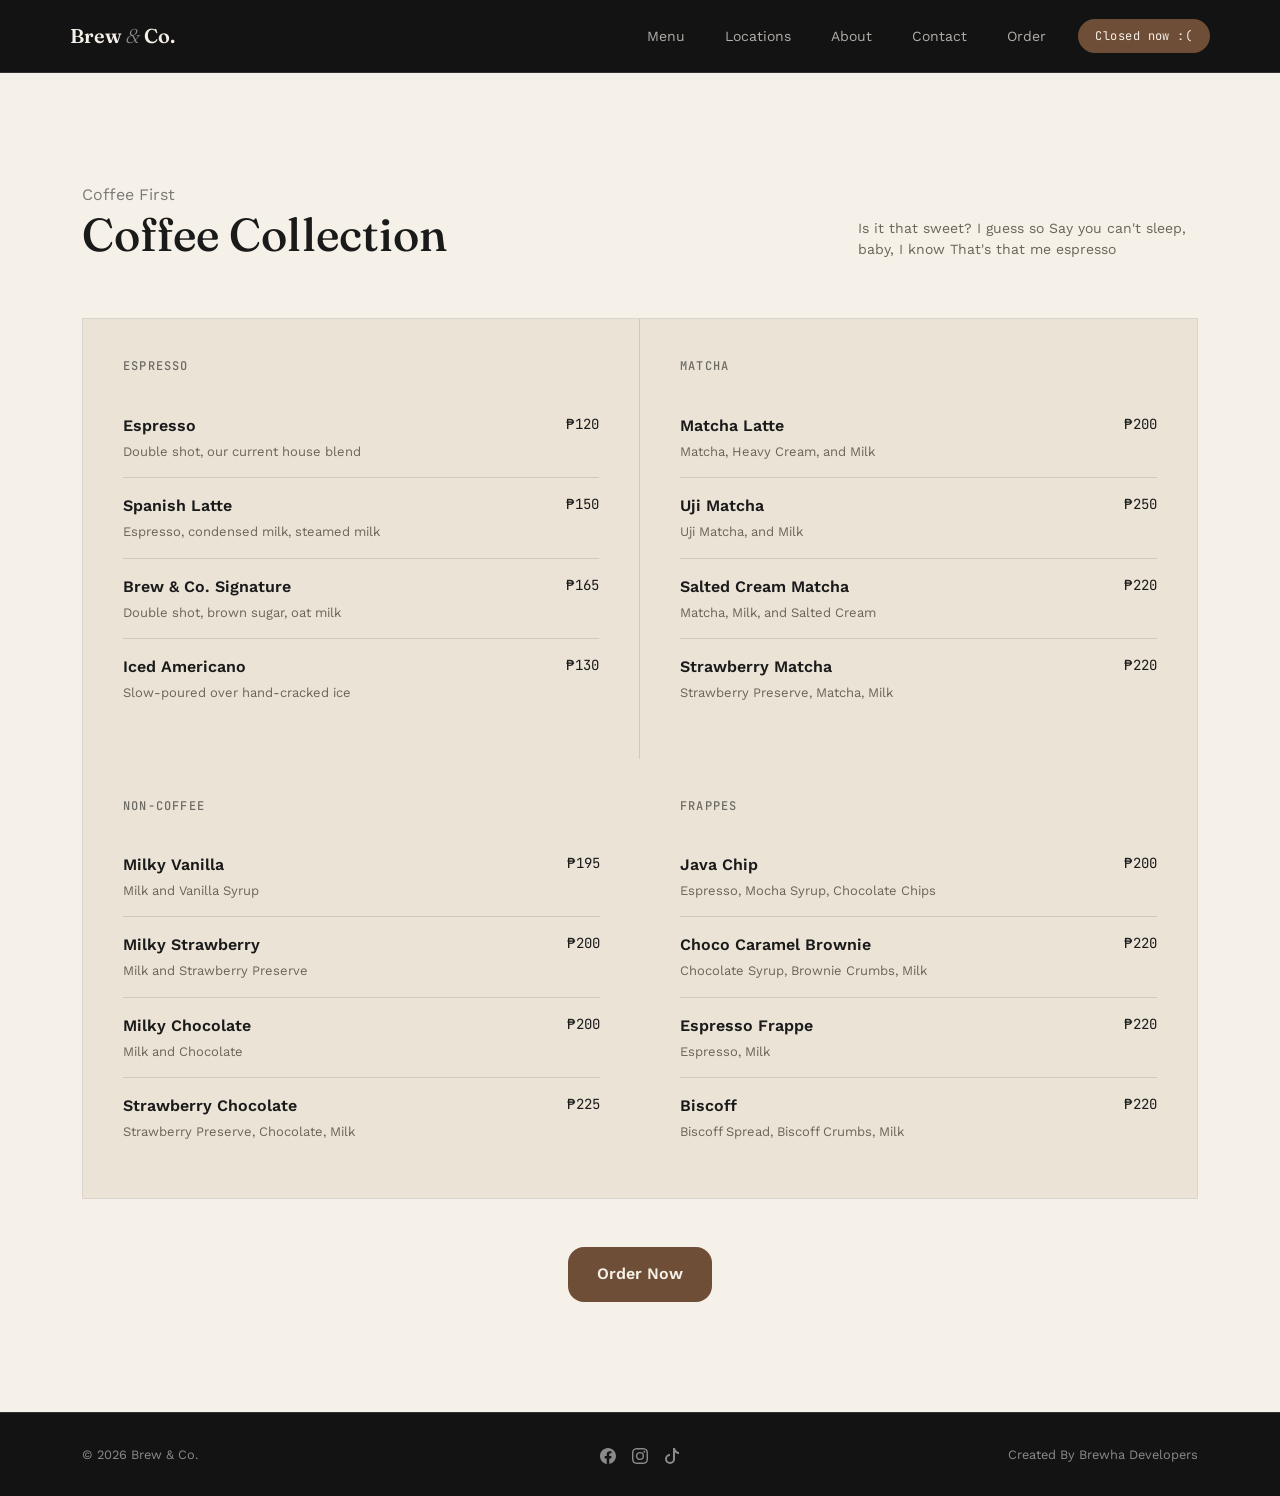
<file: pages/menu.html>
<!DOCTYPE html>
<html lang="en">
<head>
<meta name="viewport" content="width=device-width, initial-scale=1.0">
<title>Menu | Brew &amp; Co.</title>
<script src="https://cdnjs.cloudflare.com/ajax/libs/bootstrap/5.3.3/js/bootstrap.bundle.min.js"></script>
<link href="https://cdn.jsdelivr.net/npm/bootstrap@5.3.3/dist/css/bootstrap.min.css" rel="stylesheet">
<link rel="stylesheet" href="../css/style.css">
<script src = "../js/index.js"></script>
</head>
<body>

<header class="navbar-brew sticky-top">
  <nav class="navbar navbar-expand-lg container py-3">
    <a class="navbar-brand font-display fw-semibold" href="../index.html" style="color:var(--off-white);">Brew <em style="font-style:italic; font-weight:300; color:var(--muted);">&amp;</em> Co.</a>
    <button class="navbar-toggler" type="button" data-bs-toggle="collapse" data-bs-target="#navMenu" aria-controls="navMenu" aria-expanded="false" aria-label="Toggle navigation">
      <span class="navbar-toggler-icon"></span>
    </button>
    <div class="collapse navbar-collapse justify-content-end" id="navMenu">
      <ul class="navbar-nav gap-lg-4 me-lg-4">
        <li class="nav-item"><a class="nav-link" href="menu.html">Menu</a></li>
        <li class="nav-item"><a class="nav-link" href="location.html">Locations</a></li>
        <li class="nav-item"><a class="nav-link" href="about.html">About</a></li>
        <li class="nav-item"><a class="nav-link" href="contact.html">Contact</a></li>
        <li class="nav-item"><a class="nav-link" href="order.html">Order</a></li>
      </ul>
      <div href="#" class="btn btn-outline-cream mt-3 mt-lg-0" id="openStatus">We're Open</div> <!--create creative hover animation-->
    </div>
  </nav>
</header>
<section class="topDrinks-section" id="topDrinks">
  <div class="container">
    <div class="eyebrow">Coffee First</div>
    <div class="d-flex flex-wrap justify-content-between align-items-center gap-3 mb-5">
      <h2 class="font-display fw-medium" style="font-size:clamp(30px,4vw,46px);">Coffee Collection</h2>
      <p class="mb-0" style="max-width:340px; font-size:14px; color:#6b6558;">Is it that sweet? I guess so
Say you can't sleep, baby, I know
That's that me espresso</p>
    </div>
    <div class="row g-0 border" style="border-color:var(--line-light) !important;">
      <div class="col-md-6 topDrinks-card border-end" style="border-color:var(--line-light) !important;">
        <h3>Espresso</h3>
        <div class="topDrinks-item"><div><div class="name">Espresso</div><div class="desc">Double shot, our current house blend</div></div><div class="price">₱120</div></div>
        <div class="topDrinks-item"><div><div class="name">Spanish Latte</div><div class="desc">Espresso, condensed milk, steamed milk</div></div><div class="price">₱150</div></div>
        <div class="topDrinks-item"><div><div class="name">Brew &amp; Co. Signature</div><div class="desc">Double shot, brown sugar, oat milk</div></div><div class="price">₱165</div></div>
        <div class="topDrinks-item"><div><div class="name">Iced Americano</div><div class="desc">Slow-poured over hand-cracked ice</div></div><div class="price">₱130</div></div>
      </div>
      <div class="col-md-6 topDrinks-card">
        <h3>Matcha</h3>
        <div class="topDrinks-item"><div><div class="name">Matcha Latte</div><div class="desc">Matcha, Heavy Cream, and Milk</div></div><div class="price">₱200</div></div>
        <div class="topDrinks-item"><div><div class="name">Uji Matcha </div><div class="desc">Uji Matcha, and Milk</div></div><div class="price">₱250</div></div>
        <div class="topDrinks-item"><div><div class="name">Salted Cream Matcha</div><div class="desc">Matcha, Milk, and Salted Cream</div></div><div class="price">₱220</div></div>
        <div class="topDrinks-item"><div><div class="name">Strawberry Matcha</div><div class="desc">Strawberry Preserve, Matcha, Milk</div></div><div class="price">₱220</div></div>
      </div>
      <div class="col-md-6 topDrinks-card">
        <h3>Non-Coffee</h3>
        <div class="topDrinks-item"><div><div class="name">Milky Vanilla</div><div class="desc">Milk and Vanilla Syrup</div></div><div class="price">₱195</div></div>
        <div class="topDrinks-item"><div><div class="name">Milky Strawberry</div><div class="desc">Milk and Strawberry Preserve</div></div><div class="price">₱200</div></div>
        <div class="topDrinks-item"><div><div class="name">Milky Chocolate</div><div class="desc">Milk and Chocolate</div></div><div class="price">₱200</div></div>
        <div class="topDrinks-item"><div><div class="name">Strawberry Chocolate</div><div class="desc">Strawberry Preserve, Chocolate, Milk</div></div><div class="price">₱225</div></div>
      </div>
      <div class="col-md-6 topDrinks-card">
        <h3>Frappes</h3>
        <div class="topDrinks-item"><div><div class="name">Java Chip</div><div class="desc">Espresso, Mocha Syrup, Chocolate Chips</div></div><div class="price">₱200</div></div>
        <div class="topDrinks-item"><div><div class="name">Choco Caramel Brownie</div><div class="desc">Chocolate Syrup, Brownie Crumbs, Milk</div></div><div class="price">₱220</div></div>
        <div class="topDrinks-item"><div><div class="name">Espresso Frappe</div><div class="desc">Espresso, Milk</div></div><div class="price">₱220</div></div>
        <div class="topDrinks-item"><div><div class="name">Biscoff</div><div class="desc">Biscoff Spread, Biscoff Crumbs, Milk</div></div><div class="price">₱220</div></div>
      </div>
    </div>
  </div>
  <div class="text-center mt-5">
    <a href="order.html" class="btn btn-coffee">Order Now</a>
</div></section>
<footer class="site-footer">
  <div class="container d-flex flex-wrap justify-content-between gap-2">

        <div class="col text-start">
    <span>© 2026 Brew &amp; Co.</span>
    </div>
  <div class="col-auto">
    
    <span class = "socmed d-flex gap-3 px-2 justify-content-center align-items-center">
      <a href="https://www.facebook.com/brewandco.mnl" target="_blank" style="text-decoration: none; color: inherit"><svg xmlns="http://www.w3.org/2000/svg" width="16" height="16" fill="currentColor" class="bi bi-facebook" viewBox="0 0 16 16">
        <path d="M16 8.049c0-4.446-3.582-8.05-8-8.05C3.58 0-.002 3.603-.002 8.05c0 4.017 2.926 7.347 6.75 7.951v-5.625h-2.03V8.05H6.75V6.275c0-2.017 1.195-3.131 3.022-3.131.876 0 1.791.157 1.791.157v1.98h-1.009c-.993 0-1.303.621-1.303 1.258v1.51h2.218l-.354 2.326H9.25V16c3.824-.604 6.75-3.934 6.75-7.951"/>
      </svg></a>
      <a href="https://www.instagram.com/brewandco.mnl" target="_blank" style="text-decoration: none; color: inherit">
        <svg xmlns="http://www.w3.org/2000/svg" width="16" height="16" fill="currentColor" class="bi bi-instagram" viewBox="0 0 16 16">
      <path d="M8 0C5.829 0 5.556.01 4.703.048 3.85.088 3.269.222 2.76.42a3.9 3.9 0 0 0-1.417.923A3.9 3.9 0 0 0 .42 2.76C.222 3.268.087 3.85.048 4.7.01 5.555 0 5.827 0 8.001c0 2.172.01 2.444.048 3.297.04.852.174 1.433.372 1.942.205.526.478.972.923 1.417.444.445.89.719 1.416.923.51.198 1.09.333 1.942.372C5.555 15.99 5.827 16 8 16s2.444-.01 3.298-.048c.851-.04 1.434-.174 1.943-.372a3.9 3.9 0 0 0 1.416-.923c.445-.445.718-.891.923-1.417.197-.509.332-1.09.372-1.942C15.99 10.445 16 10.173 16 8s-.01-2.445-.048-3.299c-.04-.851-.175-1.433-.372-1.941a3.9 3.9 0 0 0-.923-1.417A3.9 3.9 0 0 0 13.24.42c-.51-.198-1.092-.333-1.943-.372C10.443.01 10.172 0 7.998 0zm-.717 1.442h.718c2.136 0 2.389.007 3.232.046.78.035 1.204.166 1.486.275.373.145.64.319.92.599s.453.546.598.92c.11.281.24.705.275 1.485.039.843.047 1.096.047 3.231s-.008 2.389-.047 3.232c-.035.78-.166 1.203-.275 1.485a2.5 2.5 0 0 1-.599.919c-.28.28-.546.453-.92.598-.28.11-.704.24-1.485.276-.843.038-1.096.047-3.232.047s-2.39-.009-3.233-.047c-.78-.036-1.203-.166-1.485-.276a2.5 2.5 0 0 1-.92-.598 2.5 2.5 0 0 1-.6-.92c-.109-.281-.24-.705-.275-1.485-.038-.843-.046-1.096-.046-3.233s.008-2.388.046-3.231c.036-.78.166-1.204.276-1.486.145-.373.319-.64.599-.92s.546-.453.92-.598c.282-.11.705-.24 1.485-.276.738-.034 1.024-.044 2.515-.045zm4.988 1.328a.96.96 0 1 0 0 1.92.96.96 0 0 0 0-1.92m-4.27 1.122a4.109 4.109 0 1 0 0 8.217 4.109 4.109 0 0 0 0-8.217m0 1.441a2.667 2.667 0 1 1 0 5.334 2.667 2.667 0 0 1 0-5.334"/>
      </svg></a>
      <a href="https://www.tiktok.com/@brewandco.mnl" target="_blank" style="text-decoration: none; color: inherit">
        <svg xmlns="http://www.w3.org/2000/svg" width="16" height="16" fill="currentColor" class="bi bi-tiktok" viewBox="0 0 16 16">
      <path d="M9 0h1.98c.144.715.54 1.617 1.235 2.512C12.895 3.389 13.797 4 15 4v2c-1.753 0-3.07-.814-4-1.829V11a5 5 0 1 1-5-5v2a3 3 0 1 0 3 3z"/>
      </svg></a>
    </span>
  </div>
        <div class="col text-end">
    <span>Created&nbsp;By Brewha&nbsp;Developers</span>
    </div>
  </div>
</footer>
</body></html>
</file>
<file: css/contact.css>
/* =========================
   CONTACT PAGE
========================= */

:root{
    --contact-surface:#EAE3D6;
    --contact-surface-light:#F4EEE4;
    --contact-text:#1A1A1A;
    --contact-muted:#5C554B;
    --contact-border:#CDBFAE;
}

/* INFORMATION CARDS */

.contact-info-section{
    padding:clamp(3rem,5vw,5rem) 0 2rem;
    background:var(--black);
}

.contact-info-card{
    display:flex;
    align-items:flex-start;
    gap:1rem;
    padding:1.5rem;
    background:var(--contact-surface);
    color:var(--contact-text);
    border:1px solid var(--line-light);
    border-radius:1.25rem;
    transition:
        transform .25s ease,
        background .25s ease,
        box-shadow .25s ease;
}

.contact-info-card:hover{
    transform:translateY(-.25rem);
    background:#F0E8DC;
    box-shadow:0 .8rem 2rem rgba(0,0,0,.12);
}

.contact-info-icon{
    width:3rem;
    height:3rem;
    display:grid;
    place-items:center;
    flex-shrink:0;
    border-radius:50%;
    background:rgba(111,78,55,.12);
    color:var(--coffee);
    font-size:1.2rem;
}

.contact-info-card h3{
    font-size:1.4rem;
    margin-bottom:.5rem;
}

.contact-info-card p{
    margin-bottom:.75rem;
    color:var(--contact-muted);
    line-height:1.65;
}

.contact-info-card a{
    color:var(--coffee);
    font-weight:600;
    word-break:break-word;
}

.contact-info-card a:hover{
    color:#8A6248;
}

/* MAIN FORM AREA */

.contact-main-section{
    padding:clamp(2rem,5vw,5rem) 0;
    background:var(--black);
}

.contact-form-card,
.contact-hours-card,
.contact-map-card{
    background:var(--contact-surface);
    color:var(--contact-text);
    border:1px solid var(--line-light);
    border-radius:1.5rem;
    padding:clamp(1.5rem,3vw,2.25rem);
}

.contact-section-title{
    font-size:clamp(2rem,4vw,3.4rem);
    margin-bottom:.75rem;
}

.contact-section-copy{
    max-width:38rem;
    color:var(--contact-muted);
    line-height:1.7;
    margin-bottom:2rem;
}

/* FORM */

.contact-form-card .form-label{
    color:var(--contact-muted);
    font-size:.9rem;
    margin-bottom:.45rem;
}

.contact-form-card .form-control,
.contact-form-card .form-select{
    width:100%;
    min-height:3rem;
    padding:.85rem 1rem;
    border:1px solid var(--contact-border);
    border-radius:1rem;
    background:var(--contact-surface-light);
    color:var(--contact-text);
    font-family:'Work Sans', sans-serif;
    transition:
        border-color .2s ease,
        box-shadow .2s ease,
        background .2s ease;
}

.contact-form-card textarea.form-control{
    min-height:10rem;
    resize:vertical;
}

.contact-form-card .form-control::placeholder{
    color:#7B7064;
    opacity:1;
}

.contact-form-card .form-control:focus,
.contact-form-card .form-select:focus{
    border-color:var(--coffee);
    background:#fff;
    color:var(--contact-text);
    box-shadow:0 0 0 .2rem rgba(111,78,55,.14);
}

.contact-form-card .form-control.is-invalid,
.contact-form-card .form-select.is-invalid,
.was-validated .contact-form-card .form-control:invalid,
.was-validated .contact-form-card .form-select:invalid{
    border-color:#B95C50;
}

.invalid-feedback{
    color:#9E473E;
}

.char-count{
    color:#776D62;
    font-family:'JetBrains Mono', monospace;
    font-size:.75rem;
}

.btn-outline-contact{
    border:1px solid var(--coffee);
    color:var(--coffee);
    background:transparent;
    border-radius:999px;
    padding:.85rem 1.35rem;
    font-weight:600;
    transition:all .25s ease;
}

.btn-outline-contact:hover{
    background:var(--coffee);
    color:var(--off-white);
}

/* HOURS */

.contact-hours-card h2,
.contact-map-card h2{
    font-size:clamp(1.8rem,3vw,2.5rem);
    margin-bottom:1.25rem;
}

.contact-hours-row{
    display:flex;
    justify-content:space-between;
    align-items:center;
    gap:1rem;
    padding:1rem 0;
    border-bottom:1px solid rgba(18,18,18,.1);
}

.contact-hours-row:last-child{
    border-bottom:none;
    padding-bottom:0;
}

.contact-hours-row span{
    color:var(--contact-muted);
}

.contact-hours-row strong{
    color:var(--contact-text);
    font-family:'JetBrains Mono', monospace;
    font-size:.88rem;
    white-space:nowrap;
}

/* MAP */

.contact-map-frame{
    aspect-ratio:16 / 11;
    border-radius:1.15rem;
    overflow:hidden;
    border:1px solid rgba(18,18,18,.12);
    background:#ddd;
}

.contact-map-frame iframe{
    display:block;
    width:100%;
    height:100%;
    border:0;
}

/* FAQ */

.contact-faq-section{
    padding:clamp(3rem,6vw,6rem) 0;
    background:var(--off-white);
    color:var(--contact-text);

}
.contact-accordion .accordion-collapse{
    transition:
        height .4s ease,
        opacity .3s ease;
}

.contact-accordion .accordion-collapse:not(.show){
    opacity:0;
}

.contact-accordion .accordion-collapse.show{
    opacity:1;
}
.contact-accordion .accordion-item{
    margin-bottom:.85rem;
    border:1px solid rgba(18,18,18,.1);
    border-radius:1rem;
    overflow:hidden;
    background:var(--paper);

}

.contact-accordion .accordion-button{
    padding:1.1rem 1.25rem;
    background:var(--paper);
    color:var(--contact-text);
    font-weight:600;
    box-shadow:none;
        transition:
        background-color .3s ease,
        color .3s ease,
        box-shadow .3s ease;
}

.contact-accordion .accordion-button:not(.collapsed){
    background:#DDD3C5;
    color:var(--contact-text);
}

.contact-accordion .accordion-button:focus{
    box-shadow:0 0 0 .2rem rgba(111,78,55,.12);
}

.contact-accordion .accordion-button::after{
    filter:none;
    transition:transform .35s ease;
}

.contact-accordion .accordion-body{
    background:#F3ECE2;
    color:var(--contact-muted);
    line-height:1.7;
}

/* SUCCESS MESSAGE */

.contact-success-message{
    position:fixed;
    left:50%;
    bottom:1.5rem;
    transform:translateX(-50%) translateY(1rem);
    display:flex;
    align-items:center;
    gap:.6rem;
    padding:.9rem 1.25rem;
    border-radius:999px;
    background:var(--coffee);
    color:var(--off-white);
    box-shadow:0 .8rem 2rem rgba(0,0,0,.3);
    opacity:0;
    visibility:hidden;
    z-index:1080;
    transition:
        opacity 1.25s ease,
        transform 1.25s ease,
        visibility 1.25s ease;
}

.contact-success-message.show{
    opacity:1;
    visibility:visible;
    transform:translateX(-50%) translateY(0);
}

/* FOOTER SOCIAL LINKS */

.site-footer .socmed a{
    color:var(--muted);
    font-size:1rem;
    transition:
        color .2s ease,
        transform .2s ease;
}

.site-footer .socmed a:hover{
    color:var(--off-white);
    transform:translateY(-.1rem) scale(1.1);
}

/* RESPONSIVE */

@media (max-width:991.98px){

    .contact-hero{
        min-height:auto;
    }

    .contact-hero-card{
        margin-top:1rem;
    }

}

@media (max-width:767.98px){

    .contact-info-card{
        padding:1.25rem;
    }

    .contact-form-card,
    .contact-hours-card,
    .contact-map-card{
        border-radius:1.15rem;
    }

    .contact-hours-row{
        align-items:flex-start;
        flex-direction:column;
        gap:.3rem;
    }

}

@media (max-width:575.98px){

    .contact-hero{
        padding:2.5rem 0;
    }

    .contact-title{
        font-size:clamp(2.6rem,12vw,3.8rem);
    }

    .contact-hero-card{
        border-radius:1.1rem;
    }

    .contact-info-card{
        flex-direction:column;
    }

    .contact-form-card,
    .contact-hours-card,
    .contact-map-card{
        padding:1.25rem;
    }

    .contact-form-card .btn{
        width:100%;
    }

    .contact-map-frame{
        aspect-ratio:4 / 3;
    }

    .char-count{
        font-size:.68rem;
    }

    .contact-success-message{
        width:calc(100% - 2rem);
        justify-content:center;
        text-align:center;
        border-radius:1rem;
    }

}
</file>
<file: css/style.css>
@import url('https://cdnjs.cloudflare.com/ajax/libs/bootstrap/5.3.3/css/bootstrap.min.css');
@import url('https://fonts.googleapis.com/css2?family=Fraunces:opsz,wght@9..144,300..700&family=Work+Sans:wght@400;500;600&family=JetBrains+Mono:wght@400;500&display=swap');
  :root{
    --black:#202020;
    --ink:#1A1A1A;
    --off-white:#F5F0E8;
    --paper:#EAE3D6;
    --hover:#DCC8B6;
    --muted:#8A8A8A;
    --line-dark: rgba(245,240,232,0.14);
    --line-light: rgba(18,18,18,0.12);

    --bs-body-font-family:'Work Sans', sans-serif;
    --bs-body-bg:var(--black);
    --bs-body-color:var(--off-white);
    --milk: #ffffff;
    --coffee: #6F4E37;
    --cup-border: #0d0c0a;
    --dark-black: rgba(18,18,18,0.9) ;
    --warm:#E6C88A;
    --closing:#C9824A;
    --dbrown: #2B2824;
    --gray: #A89E92;
  }
  html{
  scroll-behavior:smooth;
}
  a{
     text-decoration:none; 
    }
  .font-display{ 
    font-family:'Fraunces', serif; 
}
  .font-mono{ 
    font-family:'JetBrains Mono', monospace; 
}
  .text-muted-custom{
     color:var(--muted) !important; 
    }

  :focus-visible{
     outline:2px solid var(--off-white); outline-offset:3px; 
    }

  .reveal{
     opacity:0; transform:translateY(14px); transition:opacity .7s ease, transform .7s ease; 
    }
  .reveal.is-visible{ 
    opacity:1; transform:none; 
}

  /* ---------- NAV ---------- */
  .navbar-brew{
    background:var(--dark-black);
    backdrop-filter:blur(8px);
    border-bottom:1px solid var(--line-dark);
    padding-left: 1rem;
    padding-right: 1rem;
    z-index: 1;
  }
  .navbar-brew .nav-link{ 
    color:var(--off-white); opacity:0.7; font-size:14px; 
}
  .navbar-brew .nav-link:hover{
     opacity:1; 
    }
  .btn-outline-cream{
    font-family:'JetBrains Mono', monospace; font-size:12px; letter-spacing:0.04em;
    border:1px solid var(--off-white); color:var(--black); background:var(--off-white);
    border-radius:999px; padding:.5rem 1.1rem;
  }
  .btn-outline-cream:hover{ 
    background:var(--hover ); color:var(--black);}
.navbar-toggler{
    border:none; 
    color:var(--off-white);
}
.navbar-toggler{
    --bs-navbar-toggler-icon-bg: url("data:image/svg+xml,%3Csvg xmlns='http://www.w3.org/2000/svg' viewBox='0 0 32 32'%3E%3Cpath stroke='rgba(245,240,232,0.9)' stroke-width='2.5' stroke-linecap='round' d='M4 8h24M4 16h24M4 24h24'/%3E%3C/svg%3E");
}
#btn-CTA, #btn-SCTA{
    border-radius: 5%;
}
.btn,
.filter-btn{
    transition:
        background .25s ease,
        color .25s ease,
        transform .25s ease,
        box-shadow .25s ease;
}
#openStatus{
    transition: background 1.25s ease, color 1.25s ease, transform 1.25s ease, box-shadow 1.25s ease;
    border: none;
}
@media (max-width: 576px){
    #btn-CTA,
    #btn-SCTA{
        width: 100%;
    }
}
  /* ---------- HERO ---------- */
    .hero-section{ padding:1rem 1rem 4rem 1rem ; border-bottom:1px solid var(--line-dark); }
    .hero-heading{ font-size:clamp(42px, 6.4vw, 84px); line-height:1.02; letter-spacing:-0.01em; font-weight:500; }
    .hero-heading em{ font-style:italic; font-weight:300; color:var(--muted); }
    .btn-cream{ background:var(--off-white); color:var(--black); font-weight:600; border-radius:2px; padding:.9rem 1.75rem; }
    .btn-cream:hover{ background:#fff; color:var(--black); }
    .btn-outline-line{ border:1px solid var(--line-dark); color:var(--off-white); border-radius:2px; padding:.9rem 1.75rem; }
    .btn-outline-line:hover{ border-color:var(--off-white); color:var(--off-white); background:transparent; }

    .hero-meta{ border-top:1px solid var(--line-dark); padding-top:28px; margin-top:88px; }
     .hero-meta span{ font-family:'JetBrains Mono', monospace; font-size:12px; color:var(--muted); display:block; margin-bottom:6px; }
    .hero-meta strong{ font-family:'Fraunces', serif; font-size:20px; font-weight:500; }
    .hero-details{
    display:flex; align-items:center; gap:1rem; margin-top:1.5rem;
        }
    .hero-details-text{
        color:var(--off-white); font-family:'JetBrains Mono', monospace; font-size:14px; letter-spacing:0.05em; opacity:0.7; margin-right:.7rem;
        }
    .hero-details svg{
        margin-right:0rem;
    }

  /* ---------- Top Drinks ---------- */
  .topDrinks-section{ background:var(--off-white); color:var(--ink); padding:110px 0; }
  .topDrinks-section .eyebrow{ color:var(--ink); opacity:0.55; }
  .topDrinks-card{ background:var(--paper); padding:2.5rem; height:100%; }
  .topDrinks-card h3{ font-family:'JetBrains Mono', monospace; font-size:12px; letter-spacing:0.1em; text-transform:uppercase; color:var(--ink); opacity:0.6; margin-bottom:1.5rem; }
  .topDrinks-item{ display:flex; justify-content:space-between; gap:1rem; padding:1rem 0; border-bottom:1px solid var(--line-light); }
  .topDrinks-item:last-child{ border-bottom:none; }
  .topDrinks-item .name{ font-weight:600; font-size:16px; }
  .topDrinks-item .desc{ font-size:13px; color:#6b6558; margin-top:4px; }
  .topDrinks-item .price{ font-family:'JetBrains Mono', monospace; font-size:14px; white-space:nowrap; }


  /* ---------- LOCATIONS IN HOME PAGE---------- */
  .locations-section{ border-top:1px solid var(--line-dark); border-bottom:1px solid var(--line-dark); padding:80px 0; background:var(--black); color:var(--off-white);  padding:4rem 0 2rem;
   }
  .loc-card{ padding:2.25rem 1.875rem; border:1px solid var(--line-dark); height:100%; border-radius:5%; background:var(--paper); transition:border-color .3s ease; }
  .loc-card .tag{ font-family:'JetBrains Mono', monospace; font-size:12px; color:#8A8A8A; letter-spacing:0.06em; margin-bottom:14px; }
  .loc-card h4{ font-family:'Fraunces', serif; font-size:22px; font-weight:500; margin-bottom:10px; color:#1A1A1A; }
  .loc-card p{ font-size:13.5px; color:var(--muted); margin-bottom:0; color: #5E564D}
  .loc-card:hover{
    background: var(--coffee);
    border-color: var(--off-white);
}

    .loc-card:hover .tag{
    color: #D6C7B8;
}

    .loc-card:hover h4{
    color: var(--off-white);
}

    .loc-card:hover p{
    color: #EFE5DA;
}
  

  /*Footer*/
.site-footer{ border-top:1px solid var(--line-dark); padding:2rem 0; font-size:.8rem; color:var(--muted); background:var(--dark-black); position:static }
.socmed svg:hover{
    color: var(--off-white);
    transform: scale(1.2);

}

/* Coffee CSS */
.coffee-wrapper{
    display: flex;
    flex-direction: column;
    align-items: center;
    justify-content: center;
    text-align: center;
}
.coffee-cup{
    --coffee-percent: 50%; /* Default */
    width: 6rem;
    height: 6rem;
    border: 0.3rem solid var(--cup-border);
    border-radius: 0 0 2rem 2rem;
    background: var(--milk);
    position: relative;
    overflow: hidden;
    display: inline-block;
    margin: 1.5rem;
    text-align: center;
    justify-content: center;
}

@media (max-width:576px){
    .coffee-cup{
        margin:.5rem 0;
    } 
    .coffee-wrapper{
        border-bottom:1px solid var(--muted); padding-bottom:1rem; margin-bottom:1rem;opacity:0.7;
    }}
/* Coffee Fill */

.coffee{
    position:absolute;
    bottom:0;
    left:0;
    width:100%;
    height:var(--coffee-percent);
    background:var(--coffee);
    color:var(--off-white);
}

.milk{
    position: absolute;
    top: 0;
    left: 0;
    width: 100%;
    height: calc(100% - var(--coffee-percent));
    color: var(--ink);
}


.macchiato{
    --coffee-percent:85%;
}

.cappuccino{
    --coffee-percent:25%;
}

.latte{
    --coffee-percent:20%;
}
.coffee-bar{
    display: flex;
    flex-wrap: wrap;
    justify-content: space-evenly;
    align-items: center;
    gap: 3rem;
    width: 100%;
}
.coffee-text{
    font-family: 'JetBrains Mono', monospace;
    font-size: 1.25rem;
    letter-spacing: 0.05rem;
    margin-top: 0.2rem;
    color: var(--ink);
    font-weight:600;
    text-align: center;
}
.coffee-description{
    font-family: 'JetBrains Mono', monospace;
    font-size: 0.9rem;
    letter-spacing: 0.05rem;
    margin-top: 0.2rem;
    color: var(--muted);
    text-align: center;
}
.coffee-price{
    font-family: 'JetBrains Mono', monospace;
    font-size: 1rem;
    margin-top: 0.2rem;
    color: var(--ink);
    text-align: center;
    transform: translateX(-0.3rem);
    
}

/* Menu Page */
.btn-coffee{
    background:var(--coffee);
    color:var(--off-white);
    font-weight:600;
    border-radius:1rem;
    padding:.9rem 1.75rem;
}
.btn-coffee:hover{
    background:var(--hover);
    color:var(--off-white);
}

/*locations*/


.locations-hero{
  padding:4rem 0 4rem;
  border-bottom:1px solid var(--line-dark);
}

.hero-copy{
  max-width:40rem;
  color:rgba(245,240,232,.75);
  font-size:1rem;
  margin-bottom:0;
}


.panel-card,
.branch-card,
.map-card,
.hours-card,
.empty-state{
  background:#D2C7B8;
  color:var(--ink);
  border:1px solid var(--line-light);
  border-radius:1.5rem;
}

.panel-card{
  padding:1rem;
}

.search-wrap{
  position:relative;
}


.search-wrap .form-control{
  padding-left:2.7rem;
  border-radius:999px;
  border:1px solid rgba(18,18,18,.12);
  background:var(--off-white);
  color:var(--ink);
  min-height:3rem;
}

.search-wrap .form-control:focus{
  border-color:var(--coffee);
  box-shadow:0 0 0 .2rem rgba(111,78,55,.12);
}

.search-wrap .form-control::placeholder{
  color:var(--muted);
}
.filter-btn{
  border:1px solid rgba(18,18,18,.12);
  background:var(--off-white);
  color:var(--ink);
  border-radius:999px;
  padding:.55rem .95rem;
  font-size:.7rem;
  transition:all .2s ease;
}

.filter-btn:hover{
  background:rgba(255,255,255,.4);
}

.filter-btn.active{
  background:var(--coffee);
  color:var(--off-white);
  border-color:var(--coffee);
}

.branch-list{
  display:grid;
  gap:1rem;
  overflow-y:auto;
  max-height:calc(100vh - 15rem);
  scrollbar-width:none;
  scrollbar-color:rgba(18,18,18,.2) transparent;
  scrollbar-gutter:stable;
}

.branch-card{
  padding:1.5rem;
  transition:transform .25s ease, background .25s ease, border-color .25s ease;
  background:#CEC7BE;
  color:var(--ink);
}

.branch-card:hover{
  transform:translateY(-3px);
  border-color:rgba(18,18,18,.2);
  background:#f0e9db;
}

.branch-badge{
  display:inline-flex;
  align-items:center;
  border-radius:999px;
  padding:.35rem .75rem;
  font-family:'JetBrains Mono', monospace;
  font-size:.72rem;
  letter-spacing:.04em;
  margin-bottom:.9rem;
}

.branch-badge.open{
  background:var(--off-white);
  color:var(--black);
}

.branch-badge.opening-soon{
  background:var(--warm);
  color:var(--black);
}

.branch-badge.closing-soon{
  background:var(--closing);
  color:var(--off-white);
}

.branch-title{
  font-family:'Fraunces', serif;
  font-size:1.45rem;
  margin-bottom:.5rem;
  font-weight:600;
  color:var(--ink);
}

.branch-address{
  color:#5c554b;
  margin-bottom:0;
  max-width:32rem;
}

.branch-icon{
  font-size:1.2rem;
  color:var(--coffee);
}

.branch-meta{
  display:flex;
  flex-wrap:wrap;
  gap:1rem 1.25rem;
  margin:1rem 0 1.15rem;
  font-family:'JetBrains Mono', monospace;
  font-size:.84rem;
  color:#6b6558;
}

.branch-meta i{
  margin-right:.4rem;
}

.branch-actions{
  display:flex;
  flex-wrap:wrap;
  gap:.75rem;
}

.map-card{
  padding:1.5rem;
  position:sticky;
  top:6rem;
  max-height:calc(100vh - 6rem);
  display:flex;
  flex-direction:column;
  gap:1rem;
}

.map-title{
  font-size:clamp(1.8rem,3vw,2.6rem);
}
.map-frame{
  border-radius:1.25rem;
  overflow:hidden;
  border:1px solid rgba(18,18,18,.12);
  background:#ddd;
  flex:1;
  min-height:20rem;
  position: relative;
}

.map-frame iframe{
  width:100%;
  height:100%;
  border:0;
  position:absolute;
  inset: 0;
}

.hours-section{
  padding:1rem 0 4rem;
  border-top:1px solid var(--line-dark);
}

.section-title{
  font-size:clamp(2rem,4vw,3rem);
  margin-bottom:1rem;
}

.section-copy{
  max-width:32rem;
  color:rgba(245,240,232,.78);
}

.hours-card{
  padding:1.4rem 1.5rem;
}

.hours-row{
  display:flex;
  justify-content:space-between;
  gap:1rem;
  padding:1rem 0;
  border-bottom:1px solid rgba(18,18,18,.1);
}

.hours-row:last-child{
  border-bottom:none;
  padding-bottom:0;
}

.hours-row span{
  color:#5c554b;
}

.hours-row strong{
  color:var(--ink);
  font-family:'JetBrains Mono', monospace;
  font-size:.9rem;
}

.empty-state{
  text-align:center;
  padding:3rem 1.5rem;
}

.empty-state i{
  font-size:2rem;
  color:var(--coffee);
  display:block;
  margin-bottom:1rem;
}

.empty-state h3{
  font-family:'Fraunces', serif;
  margin-bottom:.5rem;
}

.empty-state p{
  color:#6b6558;
  margin-bottom:0;
}



@media (max-width: 992px){
  .map-card{
    position:static;
  }
}

@media (max-width: 576px){
  .locations-hero{
    padding:2rem 0 2rem;
  }

  .hero-title{
    font-size:2.7rem;
  }

  .panel-card,
  .branch-card,
  .map-card,
  .hours-card{
    border-radius:1.1rem;
  }

  .branch-card{
    padding:1.25rem;
  }

  .branch-actions .btn{
    width:100%;
  }
}
</file>
<file: style.css>
@import url('https://cdnjs.cloudflare.com/ajax/libs/bootstrap/5.3.3/css/bootstrap.min.css');
@import url('https://fonts.googleapis.com/css2?family=Fraunces:opsz,wght@9..144,300..700&family=Work+Sans:wght@400;500;600&family=JetBrains+Mono:wght@400;500&display=swap');
  :root{
    --black:#202020;
    --ink:#1A1A1A;
    --off-white:#F5F0E8;
    --paper:#EAE3D6;
    --hover:#DCC8B6;
    --muted:#8A8A8A;
    --line-dark: rgba(245,240,232,0.14);
    --line-light: rgba(18,18,18,0.12);

    --bs-body-font-family:'Work Sans', sans-serif;
    --bs-body-bg:var(--black);
    --bs-body-color:var(--off-white);
    --milk: #ffffff;
    --coffee: #6F4E37;
    --cup-border: #0d0c0a;
    --dark-black: rgba(18,18,18,0.9) ;
  }
  a{
     text-decoration:none; 
    }
  .font-display{ 
    font-family:'Fraunces', serif; 
}
  .font-mono{ 
    font-family:'JetBrains Mono', monospace; 
}
  .text-muted-custom{
     color:var(--muted) !important; 
    }

  :focus-visible{
     outline:2px solid var(--off-white); outline-offset:3px; 
    }

  .reveal{
     opacity:0; transform:translateY(14px); transition:opacity .7s ease, transform .7s ease; 
    }
  .reveal.is-visible{ 
    opacity:1; transform:none; 
}

  /* ---------- NAV ---------- */
  .navbar-brew{
    background:var(--dark-black);
    backdrop-filter:blur(8px);
    border-bottom:1px solid var(--line-dark);
    padding-left: 1rem;
    padding-right: 1rem;
  }
  .navbar-brew .nav-link{ 
    color:var(--off-white); opacity:0.7; font-size:14px; 
}
  .navbar-brew .nav-link:hover{
     opacity:1; 
    }
  .btn-outline-cream{
    font-family:'JetBrains Mono', monospace; font-size:12px; letter-spacing:0.04em;
    border:1px solid var(--off-white); color:var(--black); background:var(--off-white);
    border-radius:999px; padding:.5rem 1.1rem;
  }
  .btn-outline-cream:hover{ 
    background:var(--hover ); color:var(--black);}
.navbar-toggler{
    border-color:none; 
    color:var(--off-white);
}
.navbar-toggler{
    --bs-navbar-toggler-icon-bg: url("data:image/svg+xml,%3Csvg xmlns='http://www.w3.org/2000/svg' viewBox='0 0 32 32'%3E%3Cpath stroke='rgba(245,240,232,0.9)' stroke-width='2.5' stroke-linecap='round' d='M4 8h24M4 16h24M4 24h24'/%3E%3C/svg%3E");
}
#btn-CTA, #btn-SCTA{
    border-radius: 5%;
}
@media (max-width: 576px){
    #btn-CTA,
    #btn-SCTA{
        width: 100%;
    }
}
.hero-details{
    display:flex; align-items:center; gap:1rem; margin-top:1.5rem;
}
.hero-details-text{
    color:var(--off-white); font-family:'JetBrains Mono', monospace; font-size:14px; letter-spacing:0.05em; opacity:0.7; margin-right:.7rem;
}
.hero-details svg{
    margin-right:0rem
}
  /* ---------- HERO ---------- */
  .hero-section{ padding:1rem 1rem 4rem 1rem ; border-bottom:1px solid var(--line-dark); }
  .hero-heading{ font-size:clamp(42px, 6.4vw, 84px); line-height:1.02; letter-spacing:-0.01em; font-weight:500; }
  .hero-heading em{ font-style:italic; font-weight:300; color:var(--muted); }
  .btn-cream{ background:var(--off-white); color:var(--black); font-weight:600; border-radius:2px; padding:.9rem 1.75rem; }
  .btn-cream:hover{ background:#fff; color:var(--black); }
  .btn-outline-line{ border:1px solid var(--line-dark); color:var(--off-white); border-radius:2px; padding:.9rem 1.75rem; }
  .btn-outline-line:hover{ border-color:var(--off-white); color:var(--off-white); background:transparent; }

  .hero-meta{ border-top:1px solid var(--line-dark); padding-top:28px; margin-top:88px; }
  .hero-meta span{ font-family:'JetBrains Mono', monospace; font-size:12px; color:var(--muted); display:block; margin-bottom:6px; }
  .hero-meta strong{ font-family:'Fraunces', serif; font-size:20px; font-weight:500; }

  /* ---------- Top Drinks ---------- */
  .topDrinks-section{ background:var(--off-white); color:var(--ink); padding:110px 0; }
  .topDrinks-section .eyebrow{ color:var(--ink); opacity:0.55; }
  .topDrinks-card{ background:var(--paper); padding:2.5rem; height:100%; }
  .topDrinks-card h3{ font-family:'JetBrains Mono', monospace; font-size:12px; letter-spacing:0.1em; text-transform:uppercase; color:var(--ink); opacity:0.6; margin-bottom:1.5rem; }
  .topDrinks-item{ display:flex; justify-content:space-between; gap:1rem; padding:1rem 0; border-bottom:1px solid var(--line-light); }
  .topDrinks-item:last-child{ border-bottom:none; }
  .topDrinks-item .name{ font-weight:600; font-size:16px; }
  .topDrinks-item .desc{ font-size:13px; color:#6b6558; margin-top:4px; }
  .topDrinks-item .price{ font-family:'JetBrains Mono', monospace; font-size:14px; white-space:nowrap; }


  /* ---------- LOCATIONS ---------- */
  .locations-section{ border-top:1px solid var(--line-dark); border-bottom:1px solid var(--line-dark); padding:80px 0; background:var(--black); color:var(--off-white); }
  .loc-card{ padding:2.25rem 1.875rem; border:1px solid var(--line-dark); height:100%; border-radius:5%; background:var(--paper); transition:border-color .3s ease; }
  .loc-card .tag{ font-family:'JetBrains Mono', monospace; font-size:12px; color:#8A8A8A; letter-spacing:0.06em; margin-bottom:14px; }
  .loc-card h4{ font-family:'Fraunces', serif; font-size:22px; font-weight:500; margin-bottom:10px; color:#1A1A1A; }
  .loc-card p{ font-size:13.5px; color:var(--muted); margin-bottom:0; color: #5E564D}
  .loc-card:hover{
    background: var(--coffee);
    border-color: var(--off-white);
}

    .loc-card:hover .tag{
    color: #D6C7B8;
}

    .loc-card:hover h4{
    color: var(--off-white);
}

    .loc-card:hover p{
    color: #EFE5DA;
}
  

  /*Footer*/
footer.site-footer{ border-top:1px solid var(--line-dark); padding:1.75rem 0; font-size:12px; color:var(--muted); background:var(--dark-black); }

/* Coffee CSS */
.coffee-wrapper{
    display: flex;
    flex-direction: column;
    align-items: center;
    justify-content: center;
    text-align: center;
}
.coffee-cup{
    --coffee-percent: 50%; /* Default */
    width: 6rem;
    height: 6rem;
    border: 0.3rem solid var(--cup-border);
    border-radius: 0 0 2rem 2rem;
    background: var(--milk);
    position: relative;
    overflow: hidden;
    display: inline-block;
    margin: 1.5rem;
    text-align: center;
    justify-content: center;
}

@media (max-width:576px){
    .coffee-cup{
        margin:.5rem 0;
    } 
    .coffee-wrapper{
        border-bottom:1px solid var(--muted); padding-bottom:1rem; margin-bottom:1rem;opacity:0.7;
    }}
/* Coffee Fill */

.coffee{
    position:absolute;
    bottom:0;
    left:0;
    width:100%;
    height:var(--coffee-percent);
    background:var(--coffee);
    color:var(--off-white);
}

.milk{
    position: absolute;
    top: 0;
    left: 0;
    width: 100%;
    height: calc(100% - var(--coffee-percent));
    color: var(--ink);
}


.macchiato{
    --coffee-percent:85%;
}

.cappuccino{
    --coffee-percent:25%;
}

.latte{
    --coffee-percent:20%;
}
.coffee-bar{
    display: flex;
    flex-wrap: wrap;
    justify-content: space-evenly;
    align-items: center;
    gap: 3rem;
    width: 100%;
}
.coffee-text{
    font-family: 'JetBrains Mono', monospace;
    font-size: 1.25rem;
    letter-spacing: 0.05rem;
    margin-top: 0.2rem;
    color: var(--ink);
    font-weight:600;
    text-align: center;
}
.coffee-description{
    font-family: 'JetBrains Mono', monospace;
    font-size: 0.9rem;
    letter-spacing: 0.05rem;
    margin-top: 0.2rem;
    color: var(--muted);
    text-align: center;
}
.coffee-price{
    font-family: 'JetBrains Mono', monospace;
    font-size: 1rem;
    margin-top: 0.2rem;
    color: var(--ink);
    text-align: center;
    transform: translateX(-0.3rem);
    
}
</file>
